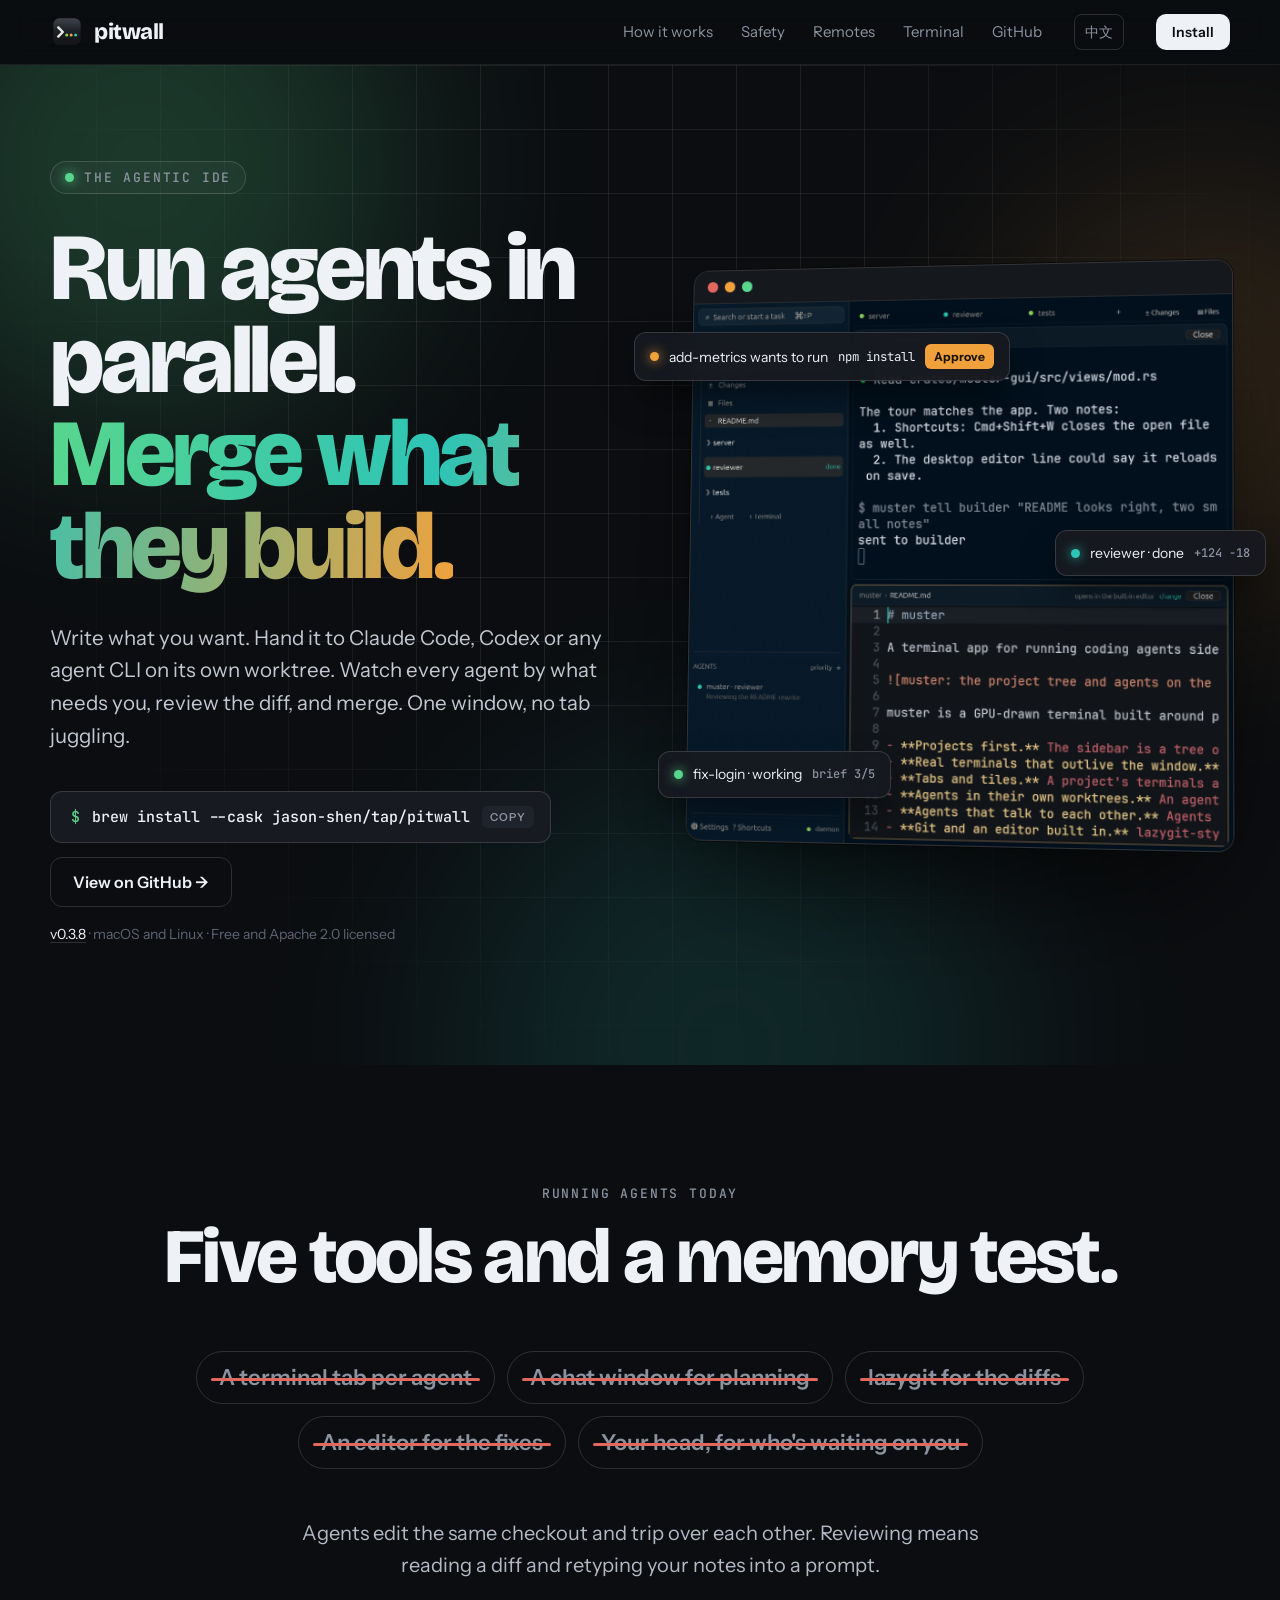
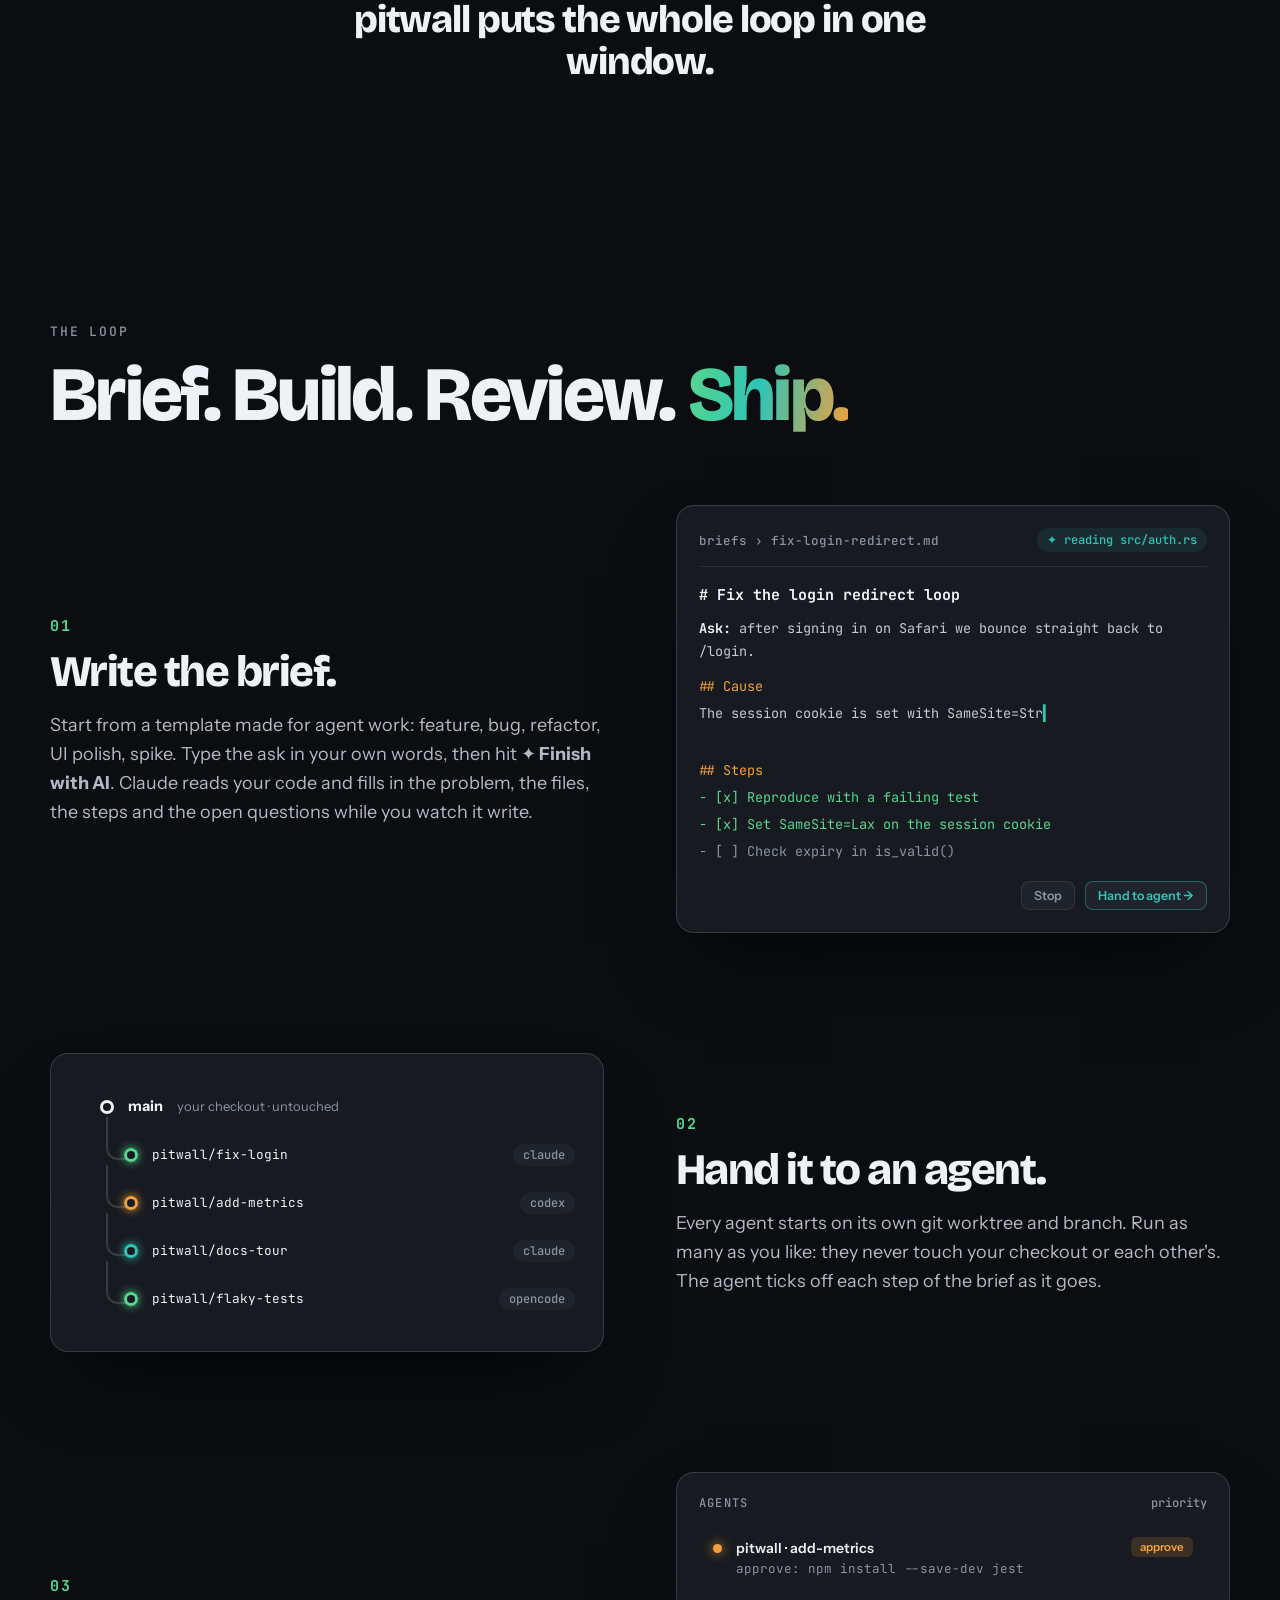
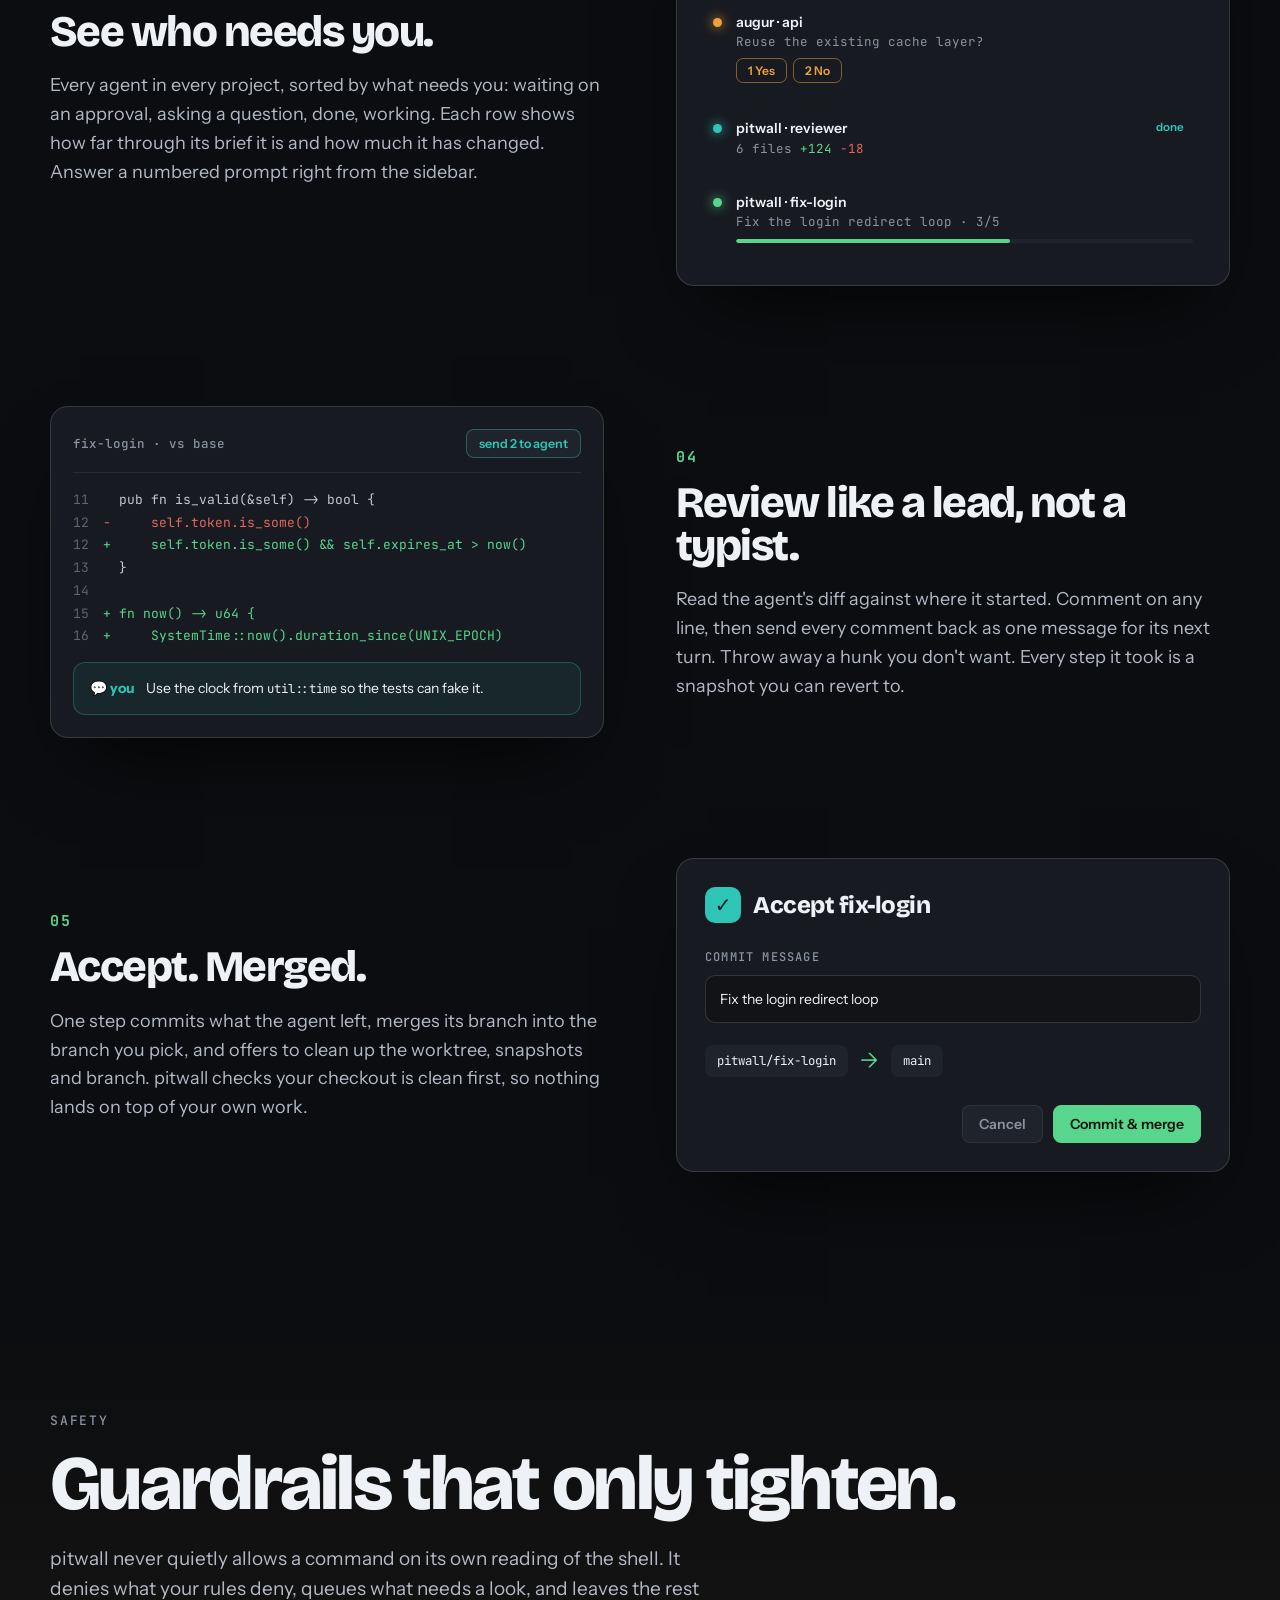
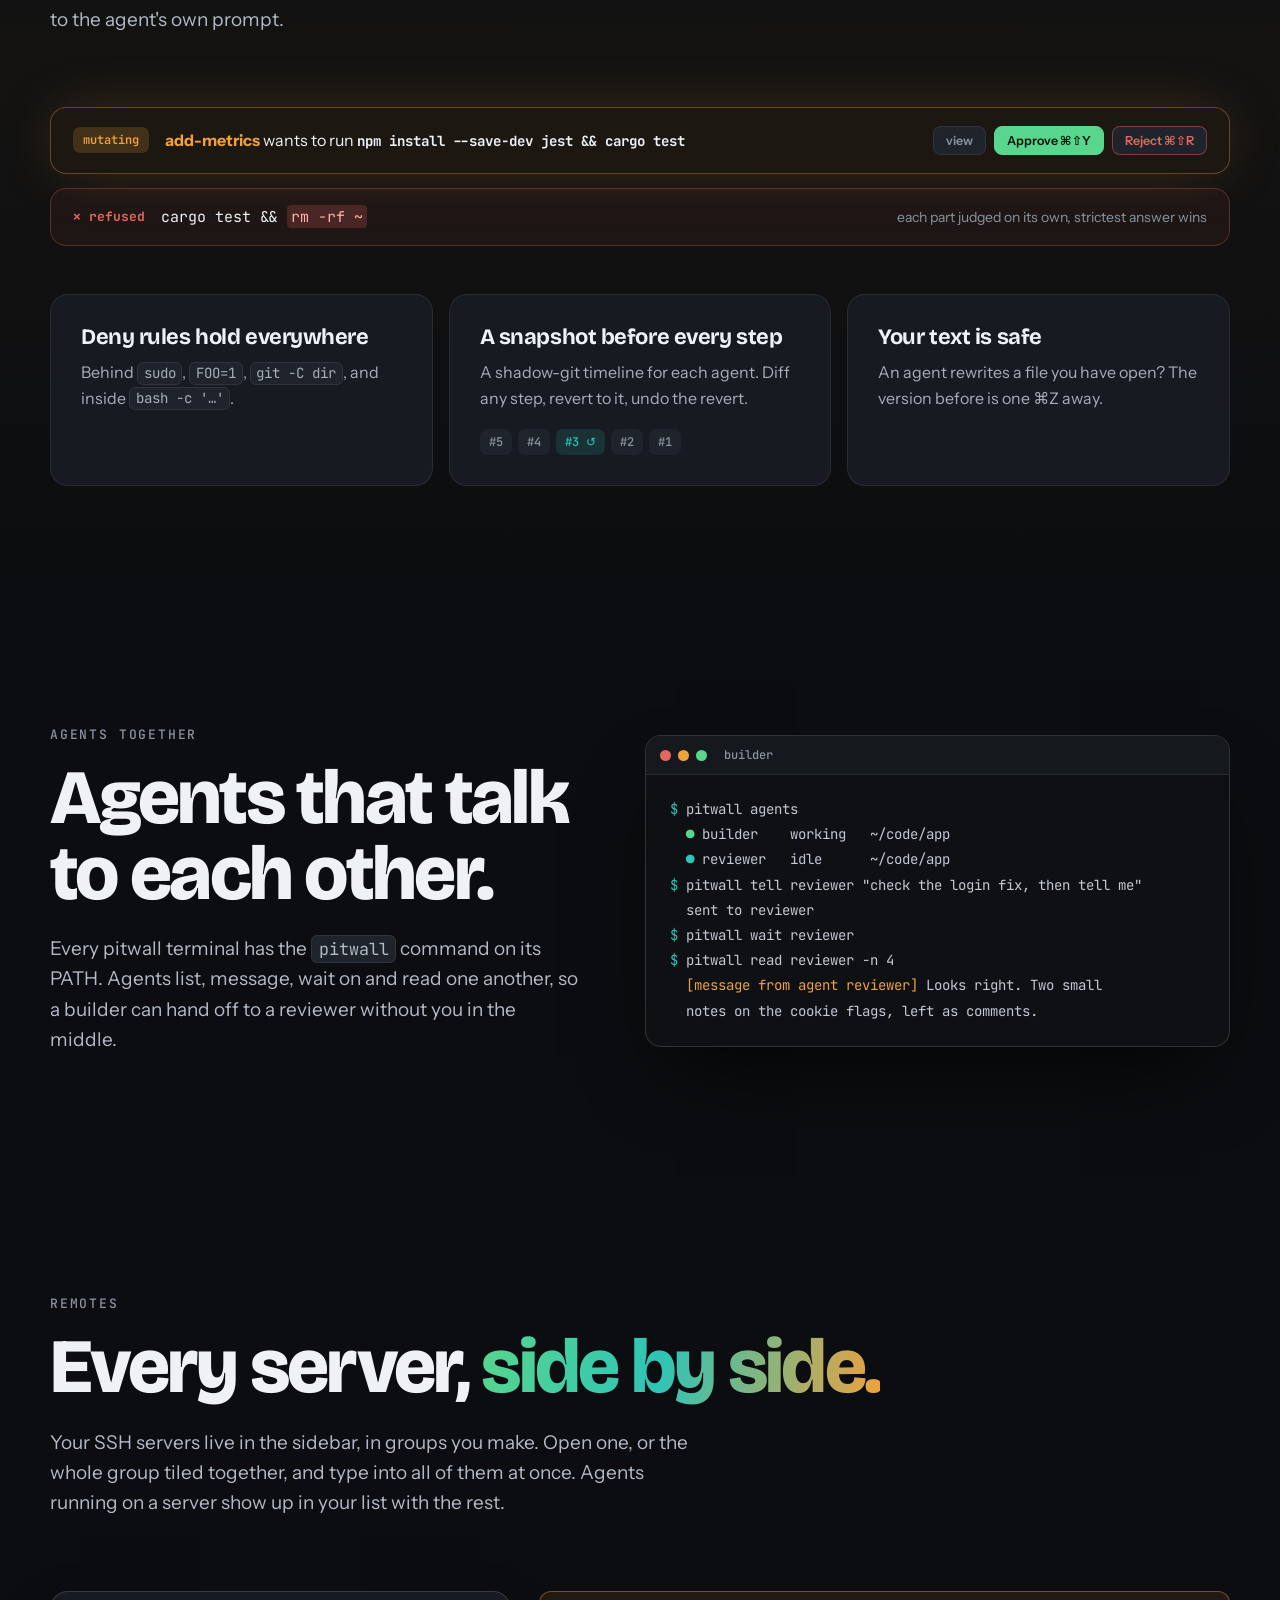
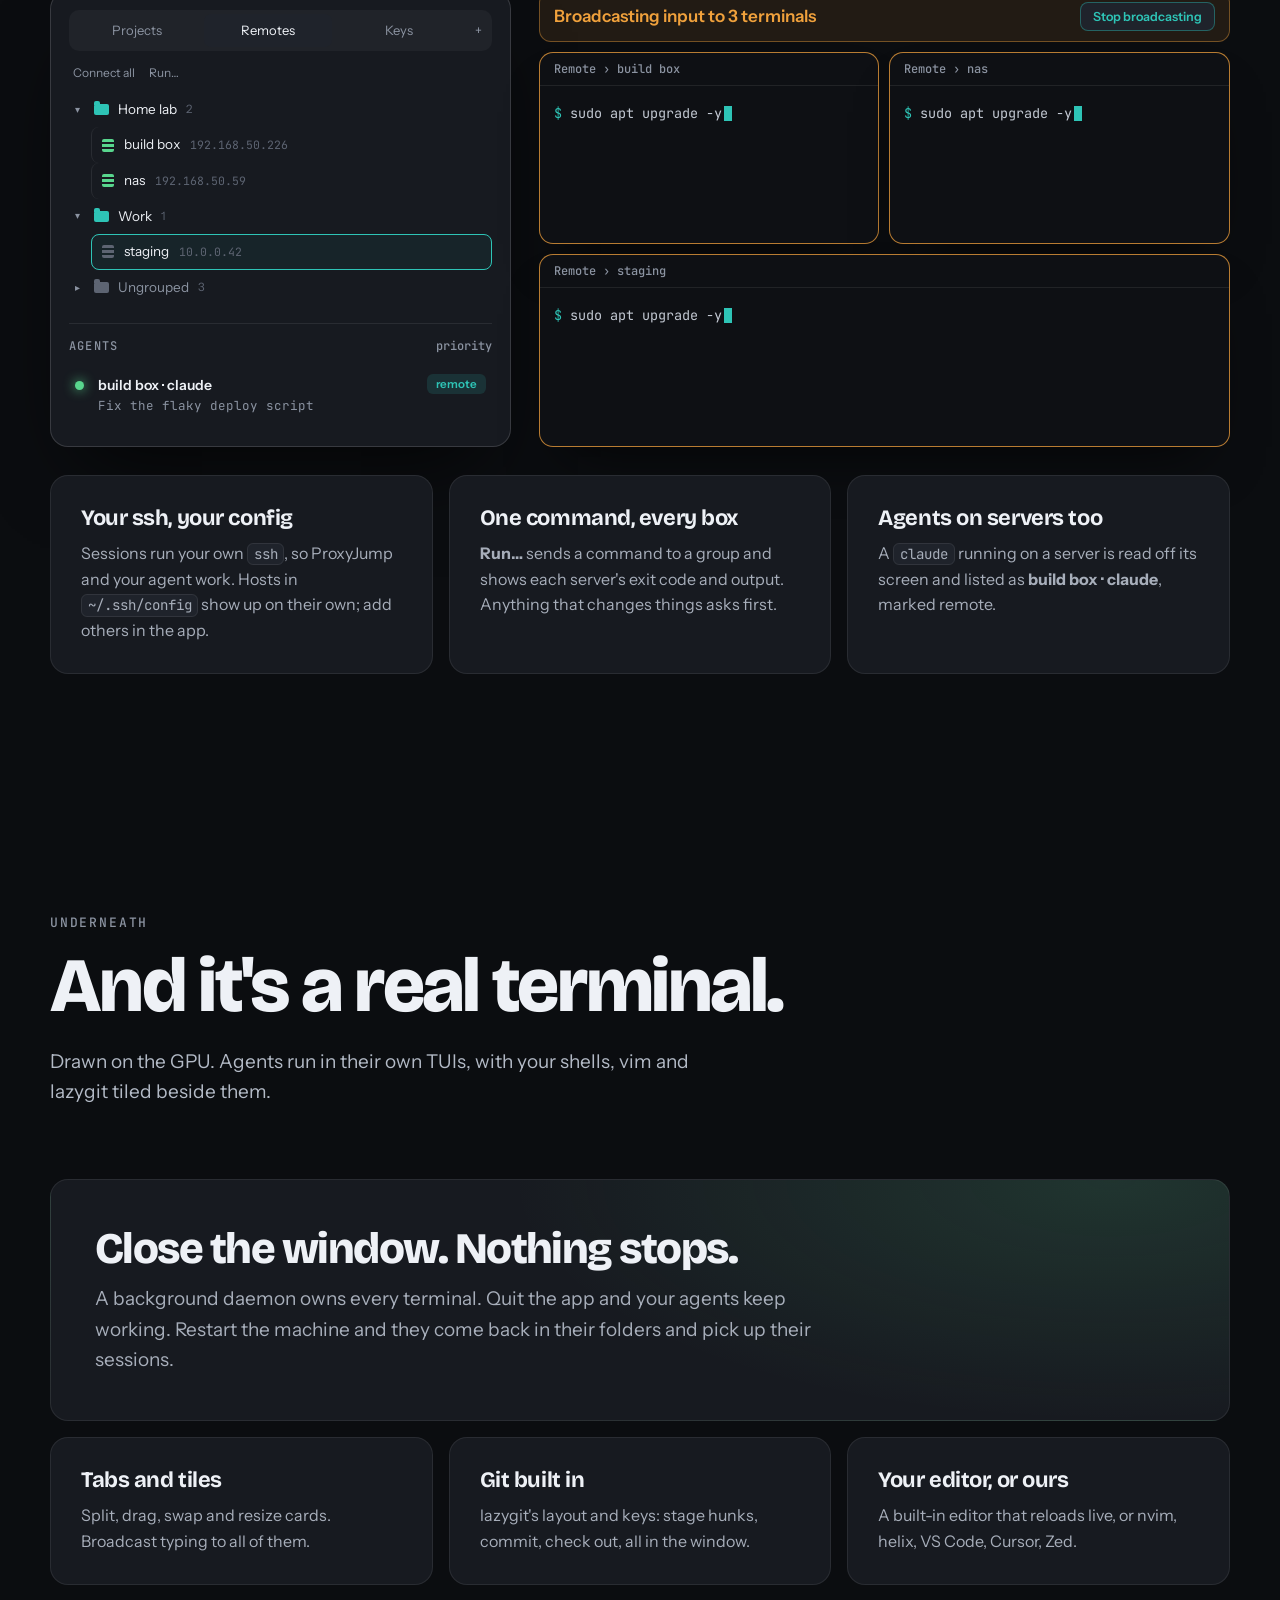
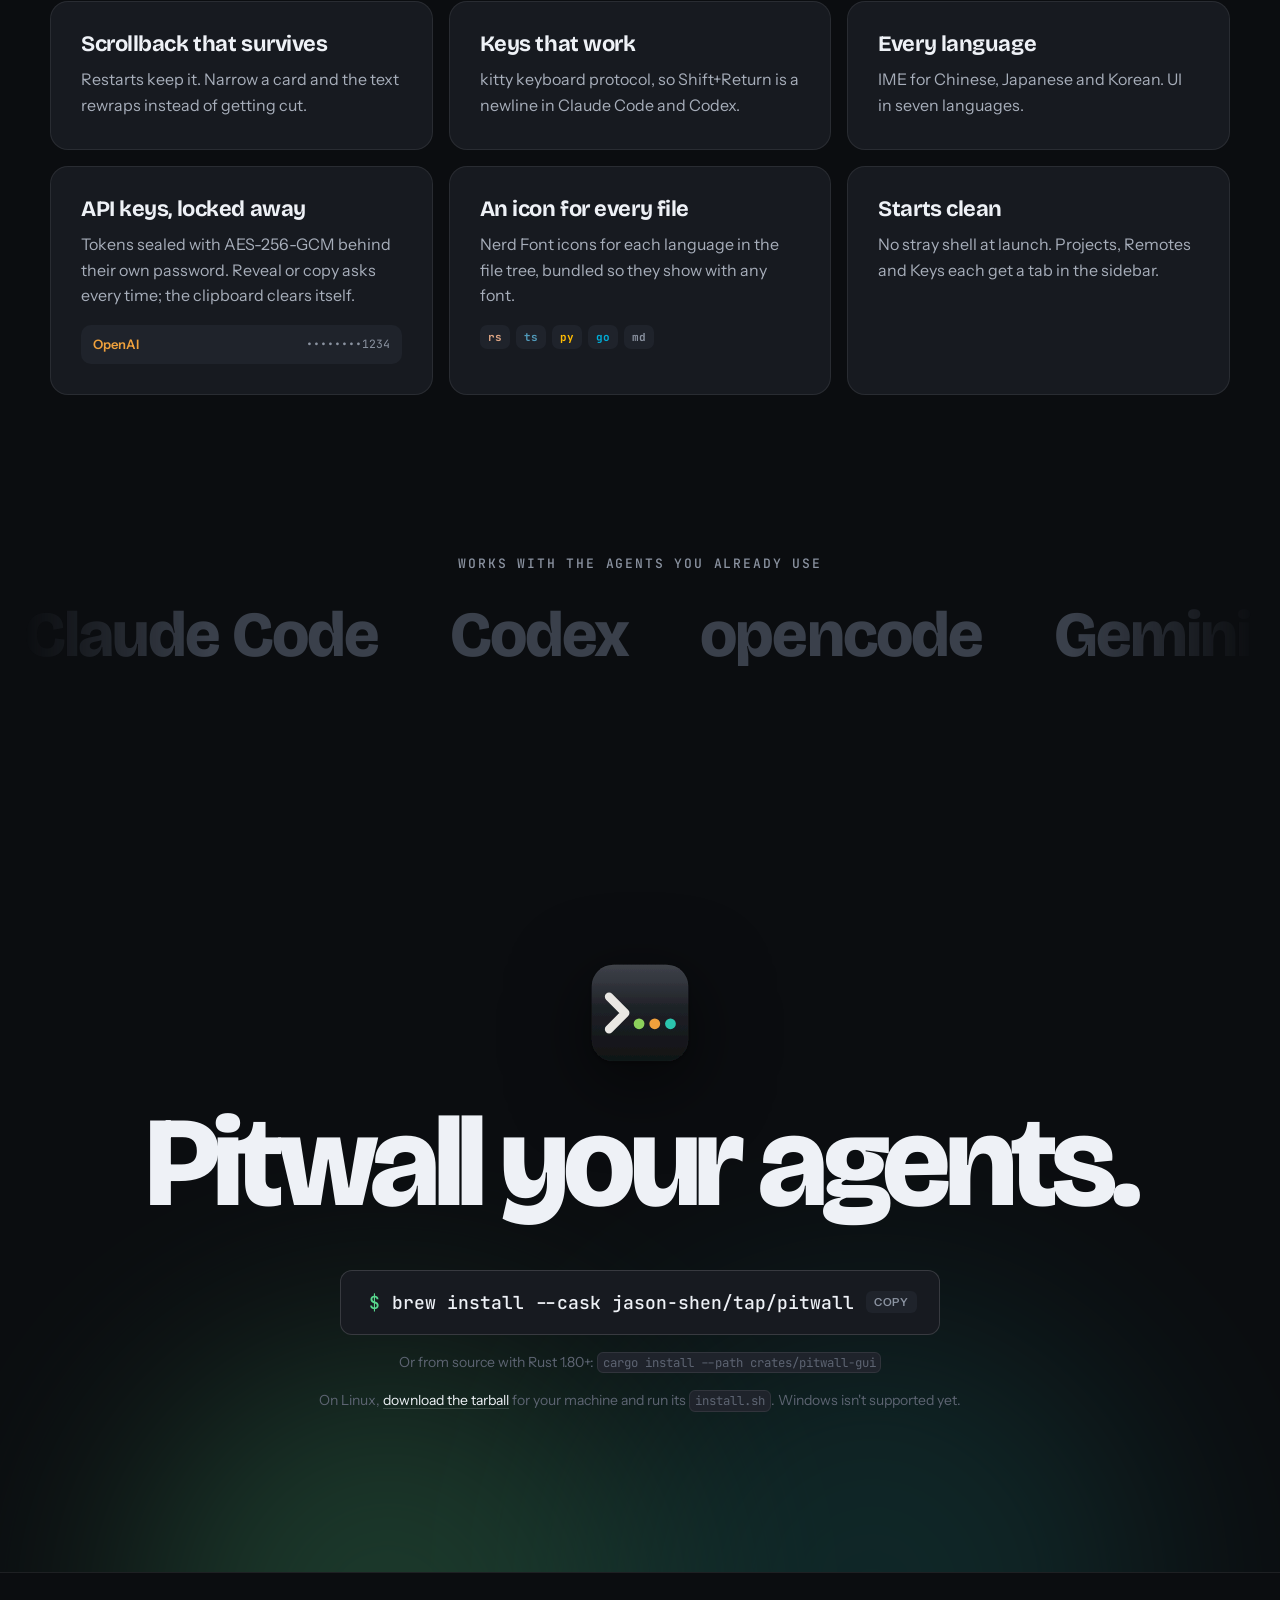
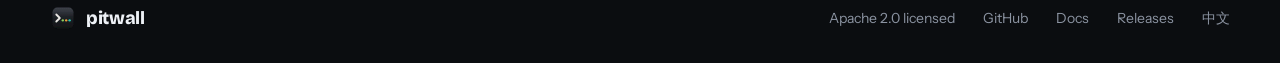
<file: website/index.html>
<!doctype html>
<html lang="en">
<head>
  <meta charset="utf-8">
  <meta name="viewport" content="width=device-width, initial-scale=1">
  <title>pitwall · the agentic IDE</title>
  <meta name="description" content="Write a brief, run coding agents in parallel on their own worktrees, review what they did and merge it. All in one GPU-drawn window.">
  <meta property="og:title" content="pitwall · the agentic IDE">
  <meta property="og:description" content="Run agents in parallel. Merge what they build. Claude Code, Codex and friends in one window, each on its own worktree.">
  <meta property="og:image" content="assets/screenshot.png">
  <meta name="theme-color" content="#0b0d10">
  <link rel="alternate" hreflang="en" href="./">
  <link rel="alternate" hreflang="zh-CN" href="zh/">
  <link rel="icon" href="assets/pitwall.svg" type="image/svg+xml">
  <link rel="apple-touch-icon" href="assets/pitwall-256.png">
  <link rel="preconnect" href="https://fonts.googleapis.com">
  <link rel="preconnect" href="https://fonts.gstatic.com" crossorigin>
  <link href="https://fonts.googleapis.com/css2?family=Bricolage+Grotesque:opsz,wght@12..96,500;12..96,700;12..96,800&family=Instrument+Sans:wght@400;500;600&family=JetBrains+Mono:wght@400;500;700&display=swap" rel="stylesheet">
  <link rel="stylesheet" href="style.css">
</head>
<body>

<header class="nav">
  <a class="brand" href="#top"><img src="assets/pitwall.svg" alt="" width="34" height="34"><span>pitwall</span></a>
  <nav class="nav-links">
    <a href="#loop">How it works</a>
    <a href="#safety">Safety</a>
    <a href="#remotes">Remotes</a>
    <a href="#terminal">Terminal</a>
    <a href="https://github.com/jason-shen/pitwall">GitHub</a>
  </nav>
  <a class="lang" href="zh/" hreflang="zh-CN" lang="zh-CN">中文</a>
  <a class="btn btn-small" href="#install">Install</a>
</header>

<main id="top">

  <section class="hero">
    <div class="glow glow-green"></div>
    <div class="glow glow-amber"></div>
    <div class="glow glow-teal"></div>

    <div class="hero-copy">
      <p class="eyebrow"><span class="dot dot-green pulse"></span>The agentic IDE</p>
      <h1>Run agents in parallel.<br><span class="grad">Merge what they build.</span></h1>
      <p class="lede">Write what you want. Hand it to Claude Code, Codex or any agent CLI on its own worktree. Watch every agent by what needs you, review the diff, and merge. One window, no tab juggling.</p>
      <div class="cta-row">
        <button class="install-pill" data-copy="brew install --cask jason-shen/tap/pitwall">
          <span class="prompt">$</span> brew install --cask jason-shen/tap/pitwall
          <span class="copy-label">copy</span>
        </button>
        <a class="btn btn-ghost" href="https://github.com/jason-shen/pitwall">View on GitHub →</a>
      </div>
      <p class="fine"><a class="version" href="https://github.com/jason-shen/pitwall/releases/tag/v0.3.8">v0.3.8</a> · macOS and Linux · Free and Apache 2.0 licensed</p>
    </div>

    <div class="hero-shot">
      <div class="window">
        <div class="window-bar"><i></i><i></i><i></i></div>
        <img src="assets/screenshot.png" alt="pitwall: projects and agents in the sidebar, an agent and a file open in two tiled cards" width="1200" height="1199">
      </div>
      <div class="chip chip-a"><span class="dot dot-amber"></span>add-metrics wants to run <code>npm install</code><b>Approve</b></div>
      <div class="chip chip-b"><span class="dot dot-teal"></span>reviewer · done <em>+124 −18</em></div>
      <div class="chip chip-c"><span class="dot dot-green pulse"></span>fix-login · working <em>brief 3/5</em></div>
    </div>
  </section>

  <section class="mess">
    <p class="kicker">Running agents today</p>
    <h2 class="big">Five tools and a memory test.</h2>
    <ul class="strike">
      <li>A terminal tab per agent</li>
      <li>A chat window for planning</li>
      <li>lazygit for the diffs</li>
      <li>An editor for the fixes</li>
      <li>Your head, for who's waiting on you</li>
    </ul>
    <p class="mess-tail">Agents edit the same checkout and trip over each other. Reviewing means reading a diff and retyping your notes into a prompt.<br><strong>pitwall puts the whole loop in one window.</strong></p>
  </section>

  <section class="loop" id="loop">
    <div class="section-head">
      <p class="kicker">The loop</p>
      <h2 class="big">Brief. Build. Review. <span class="grad">Ship.</span></h2>
    </div>

    <article class="step reveal">
      <div class="step-copy">
        <span class="num">01</span>
        <h3>Write the brief.</h3>
        <p>Start from a template made for agent work: feature, bug, refactor, UI polish, spike. Type the ask in your own words, then hit <b>✦ Finish with AI</b>. Claude reads your code and fills in the problem, the files, the steps and the open questions while you watch it write.</p>
      </div>
      <div class="mock mock-brief">
        <div class="mock-bar"><span class="path">briefs › fix-login-redirect.md</span><span class="tag tag-ai">✦ reading src/auth.rs</span></div>
        <div class="md">
          <p class="h"># Fix the login redirect loop</p>
          <p><b>Ask:</b> after signing in on Safari we bounce straight back to /login.</p>
          <p class="h2">## Cause</p>
          <p class="stream" data-stream="The session cookie is set with SameSite=Strict, so the redirect from the OAuth callback arrives without it and is_valid() sees no token."></p>
          <p class="h2">## Steps</p>
          <p class="task done">- [x] Reproduce with a failing test</p>
          <p class="task done">- [x] Set SameSite=Lax on the session cookie</p>
          <p class="task">- [ ] Check expiry in is_valid()</p>
        </div>
        <div class="mock-foot"><span class="btn-mini">Stop</span><span class="btn-mini btn-mini-on">Hand to agent →</span></div>
      </div>
    </article>

    <article class="step reveal flip">
      <div class="step-copy">
        <span class="num">02</span>
        <h3>Hand it to an agent.</h3>
        <p>Every agent starts on its own git worktree and branch. Run as many as you like: they never touch your checkout or each other's. The agent ticks off each step of the brief as it goes.</p>
      </div>
      <div class="mock mock-tree">
        <div class="branch trunk"><span class="node"></span><b>main</b><em>your checkout · untouched</em></div>
        <div class="branch"><span class="node n-green"></span><code>pitwall/fix-login</code><span class="who">claude</span></div>
        <div class="branch"><span class="node n-amber"></span><code>pitwall/add-metrics</code><span class="who">codex</span></div>
        <div class="branch"><span class="node n-teal"></span><code>pitwall/docs-tour</code><span class="who">claude</span></div>
        <div class="branch"><span class="node n-green"></span><code>pitwall/flaky-tests</code><span class="who">opencode</span></div>
      </div>
    </article>

    <article class="step reveal">
      <div class="step-copy">
        <span class="num">03</span>
        <h3>See who needs you.</h3>
        <p>Every agent in every project, sorted by what needs you: waiting on an approval, asking a question, done, working. Each row shows how far through its brief it is and how much it has changed. Answer a numbered prompt right from the sidebar.</p>
      </div>
      <div class="mock mock-agents">
        <div class="mock-label">AGENTS <span>priority</span></div>
        <div class="agent"><span class="dot dot-amber pulse"></span><div><b>pitwall · add-metrics</b><small>approve: npm install --save-dev jest</small></div><span class="pill pill-amber">approve</span></div>
        <div class="agent"><span class="dot dot-amber"></span><div><b>augur · api</b><small>Reuse the existing cache layer?</small><span class="choices"><i>1 Yes</i><i>2 No</i></span></div></div>
        <div class="agent"><span class="dot dot-teal"></span><div><b>pitwall · reviewer</b><small>6 files <ins>+124</ins> <del>−18</del></small></div><span class="pill pill-teal">done</span></div>
        <div class="agent"><span class="dot dot-green pulse"></span><div><b>pitwall · fix-login</b><small>Fix the login redirect loop · 3/5</small><span class="bar"><i style="width:60%"></i></span></div></div>
      </div>
    </article>

    <article class="step reveal flip">
      <div class="step-copy">
        <span class="num">04</span>
        <h3>Review like a lead, not a typist.</h3>
        <p>Read the agent's diff against where it started. Comment on any line, then send every comment back as one message for its next turn. Throw away a hunk you don't want. Every step it took is a snapshot you can revert to.</p>
      </div>
      <div class="mock mock-diff">
        <div class="mock-bar"><span class="path">fix-login · vs base</span><span class="btn-mini btn-mini-on">send 2 to agent</span></div>
        <pre><span class="ln">11</span>  pub fn is_valid(&amp;self) -&gt; bool {
<span class="ln">12</span><del>-     self.token.is_some()</del>
<span class="ln">12</span><ins>+     self.token.is_some() &amp;&amp; self.expires_at &gt; now()</ins>
<span class="ln">13</span>  }
<span class="ln">14</span>
<span class="ln">15</span><ins>+ fn now() -&gt; u64 {</ins>
<span class="ln">16</span><ins>+     SystemTime::now().duration_since(UNIX_EPOCH)</ins></pre>
        <div class="comment"><b>💬 you</b> Use the clock from <code>util::time</code> so the tests can fake it.</div>
      </div>
    </article>

    <article class="step reveal">
      <div class="step-copy">
        <span class="num">05</span>
        <h3>Accept. Merged.</h3>
        <p>One step commits what the agent left, merges its branch into the branch you pick, and offers to clean up the worktree, snapshots and branch. pitwall checks your checkout is clean first, so nothing lands on top of your own work.</p>
      </div>
      <div class="mock mock-accept">
        <div class="accept-title"><span class="check">✓</span> Accept fix-login</div>
        <label>Commit message</label>
        <div class="field">Fix the login redirect loop</div>
        <div class="accept-row"><code>pitwall/fix-login</code><span class="arrow">→</span><code>main</code></div>
        <div class="accept-actions"><span class="btn-mini">Cancel</span><span class="btn-mini btn-mini-go">Commit &amp; merge</span></div>
      </div>
    </article>
  </section>

  <section class="safety" id="safety">
    <div class="section-head">
      <p class="kicker">Safety</p>
      <h2 class="big">Guardrails that only tighten.</h2>
      <p class="sub">pitwall never quietly allows a command on its own reading of the shell. It denies what your rules deny, queues what needs a look, and leaves the rest to the agent's own prompt.</p>
    </div>

    <div class="approval reveal">
      <span class="badge">mutating</span>
      <span class="approval-text"><b>add-metrics</b> wants to run <code>npm install --save-dev jest &amp;&amp; cargo test</code></span>
      <span class="approval-btns"><span class="btn-mini">view</span><span class="btn-mini btn-mini-go">Approve ⌘⇧Y</span><span class="btn-mini btn-mini-no">Reject ⌘⇧R</span></span>
    </div>
    <div class="denied reveal"><span class="x">✕ refused</span><code>cargo test &amp;&amp; <mark>rm -rf ~</mark></code><em>each part judged on its own, strictest answer wins</em></div>

    <div class="trio">
      <div class="tile reveal">
        <h4>Deny rules hold everywhere</h4>
        <p>Behind <code>sudo</code>, <code>FOO=1</code>, <code>git -C dir</code>, and inside <code>bash -c '…'</code>.</p>
      </div>
      <div class="tile reveal">
        <h4>A snapshot before every step</h4>
        <p>A shadow-git timeline for each agent. Diff any step, revert to it, undo the revert.</p>
        <div class="timeline">
          <span>#5</span><span>#4</span><span class="here">#3 ↺</span><span>#2</span><span>#1</span>
        </div>
      </div>
      <div class="tile reveal">
        <h4>Your text is safe</h4>
        <p>An agent rewrites a file you have open? The version before is one ⌘Z away.</p>
      </div>
    </div>
  </section>

  <section class="team">
    <div class="team-copy reveal">
      <p class="kicker">Agents together</p>
      <h2 class="big">Agents that talk to each other.</h2>
      <p class="sub">Every pitwall terminal has the <code>pitwall</code> command on its PATH. Agents list, message, wait on and read one another, so a builder can hand off to a reviewer without you in the middle.</p>
    </div>
    <div class="term reveal">
      <div class="window-bar"><i></i><i></i><i></i><span>builder</span></div>
<pre><span class="c">$</span> pitwall agents
  <span class="g">●</span> builder    working   ~/code/app
  <span class="t">●</span> reviewer   idle      ~/code/app
<span class="c">$</span> pitwall tell reviewer "check the login fix, then tell me"
  sent to reviewer
<span class="c">$</span> pitwall wait reviewer
<span class="c">$</span> pitwall read reviewer -n 4
  <span class="m">[message from agent reviewer]</span> Looks right. Two small
  notes on the cookie flags, left as comments.</pre>
    </div>
  </section>

  <section class="remotes" id="remotes">
    <div class="section-head">
      <p class="kicker">Remotes</p>
      <h2 class="big">Every server, <span class="grad">side by side.</span></h2>
      <p class="sub">Your SSH servers live in the sidebar, in groups you make. Open one, or the whole group tiled together, and type into all of them at once. Agents running on a server show up in your list with the rest.</p>
    </div>

    <div class="remote-grid">
      <div class="mock mock-remotes reveal">
        <div class="side-tabs"><span>Projects</span><span class="on">Remotes</span><span>Keys</span><b>+</b></div>
        <div class="side-tools"><span>Connect all</span><span>Run…</span></div>
        <div class="group open"><i class="caret">▾</i><span class="folder"></span>Home lab<em>2</em></div>
        <div class="remote live"><span class="srv"></span>build box<code>192.168.50.226</code></div>
        <div class="remote live"><span class="srv"></span>nas<code>192.168.50.59</code></div>
        <div class="group open"><i class="caret">▾</i><span class="folder"></span>Work<em>1</em></div>
        <div class="remote dragging"><span class="srv"></span>staging<code>10.0.0.42</code></div>
        <div class="group dim"><i class="caret">▸</i><span class="folder"></span>Ungrouped<em>3</em></div>
        <div class="mock-label agents-label">AGENTS <span>priority</span></div>
        <div class="agent remote-agent"><span class="dot dot-green pulse"></span><div><b>build box · claude</b><small>Fix the flaky deploy script</small></div><span class="pill pill-remote">remote</span></div>
      </div>

      <div class="sessions reveal">
        <div class="bstrip"><span>Broadcasting input to 3 terminals</span><span class="btn-mini btn-mini-on">Stop broadcasting</span></div>
        <div class="tiles">
          <div class="sess"><div class="sess-bar">Remote › build box</div><pre><span class="c">$</span> sudo apt upgrade -y<span class="cursor"></span></pre></div>
          <div class="sess"><div class="sess-bar">Remote › nas</div><pre><span class="c">$</span> sudo apt upgrade -y<span class="cursor"></span></pre></div>
          <div class="sess wide"><div class="sess-bar">Remote › staging</div><pre><span class="c">$</span> sudo apt upgrade -y<span class="cursor"></span></pre></div>
        </div>
      </div>
    </div>

    <div class="trio">
      <div class="tile reveal">
        <h4>Your ssh, your config</h4>
        <p>Sessions run your own <code>ssh</code>, so ProxyJump and your agent work. Hosts in <code>~/.ssh/config</code> show up on their own; add others in the app.</p>
      </div>
      <div class="tile reveal">
        <h4>One command, every box</h4>
        <p><b>Run…</b> sends a command to a group and shows each server's exit code and output. Anything that changes things asks first.</p>
      </div>
      <div class="tile reveal">
        <h4>Agents on servers too</h4>
        <p>A <code>claude</code> running on a server is read off its screen and listed as <b>build box · claude</b>, marked remote.</p>
      </div>
    </div>
  </section>

  <section class="terminal" id="terminal">
    <div class="section-head">
      <p class="kicker">Underneath</p>
      <h2 class="big">And it's a real terminal.</h2>
      <p class="sub">Drawn on the GPU. Agents run in their own TUIs, with your shells, vim and lazygit tiled beside them.</p>
    </div>
    <div class="grid">
      <div class="tile tile-wide reveal">
        <h4>Close the window. Nothing stops.</h4>
        <p>A background daemon owns every terminal. Quit the app and your agents keep working. Restart the machine and they come back in their folders and pick up their sessions.</p>
      </div>
      <div class="tile reveal"><h4>Tabs and tiles</h4><p>Split, drag, swap and resize cards. Broadcast typing to all of them.</p></div>
      <div class="tile reveal"><h4>Git built in</h4><p>lazygit's layout and keys: stage hunks, commit, check out, all in the window.</p></div>
      <div class="tile reveal"><h4>Your editor, or ours</h4><p>A built-in editor that reloads live, or nvim, helix, VS Code, Cursor, Zed.</p></div>
      <div class="tile reveal"><h4>Scrollback that survives</h4><p>Restarts keep it. Narrow a card and the text rewraps instead of getting cut.</p></div>
      <div class="tile reveal"><h4>Keys that work</h4><p>kitty keyboard protocol, so Shift+Return is a newline in Claude Code and Codex.</p></div>
      <div class="tile reveal"><h4>Every language</h4><p>IME for Chinese, Japanese and Korean. UI in seven languages.</p></div>
      <div class="tile reveal">
        <h4>API keys, locked away</h4>
        <p>Tokens sealed with AES-256-GCM behind their own password. Reveal or copy asks every time; the clipboard clears itself.</p>
        <div class="keyrow"><span class="k">OpenAI</span><code>••••••••1234</code></div>
      </div>
      <div class="tile reveal">
        <h4>An icon for every file</h4>
        <p>Nerd Font icons for each language in the file tree, bundled so they show with any font.</p>
        <div class="icons"><span class="rs">rs</span><span class="ts">ts</span><span class="py">py</span><span class="go">go</span><span class="md">md</span></div>
      </div>
      <div class="tile reveal"><h4>Starts clean</h4><p>No stray shell at launch. Projects, Remotes and Keys each get a tab in the sidebar.</p></div>
    </div>
  </section>

  <section class="works">
    <p class="kicker">Works with the agents you already use</p>
    <div class="marquee" aria-label="Claude Code, Codex, opencode, Gemini, aider, goose, amp">
      <div class="marquee-track">
        <span>Claude Code</span><span>Codex</span><span>opencode</span><span>Gemini</span><span>aider</span><span>goose</span><span>amp</span>
        <span aria-hidden="true">Claude Code</span><span aria-hidden="true">Codex</span><span aria-hidden="true">opencode</span><span aria-hidden="true">Gemini</span><span aria-hidden="true">aider</span><span aria-hidden="true">goose</span><span aria-hidden="true">amp</span>
      </div>
    </div>
  </section>

  <section class="final" id="install">
    <div class="glow glow-green"></div>
    <div class="glow glow-teal"></div>
    <img src="assets/pitwall.svg" alt="" width="120" height="120" class="final-icon">
    <h2 class="huge">Pitwall your agents.</h2>
    <button class="install-pill install-pill-lg" data-copy="brew install --cask jason-shen/tap/pitwall">
      <span class="prompt">$</span> brew install --cask jason-shen/tap/pitwall
      <span class="copy-label">copy</span>
    </button>
    <p class="fine">Or from source with Rust 1.80+: <code>cargo install --path crates/pitwall-gui</code></p>
    <p class="fine">On Linux, <a href="https://github.com/jason-shen/pitwall/releases/latest">download the tarball</a> for your machine and run its <code>install.sh</code>. Windows isn't supported yet.</p>
  </section>

</main>

<footer class="foot">
  <a class="brand" href="#top"><img src="assets/pitwall.svg" alt="" width="26" height="26"><span>pitwall</span></a>
  <span>Apache 2.0 licensed</span>
  <a href="https://github.com/jason-shen/pitwall">GitHub</a>
  <a href="https://github.com/jason-shen/pitwall#readme">Docs</a>
  <a href="https://github.com/jason-shen/pitwall/releases">Releases</a>
  <a href="zh/" hreflang="zh-CN" lang="zh-CN">中文</a>
</footer>

<script src="main.js"></script>
</body>
</html>
</file>
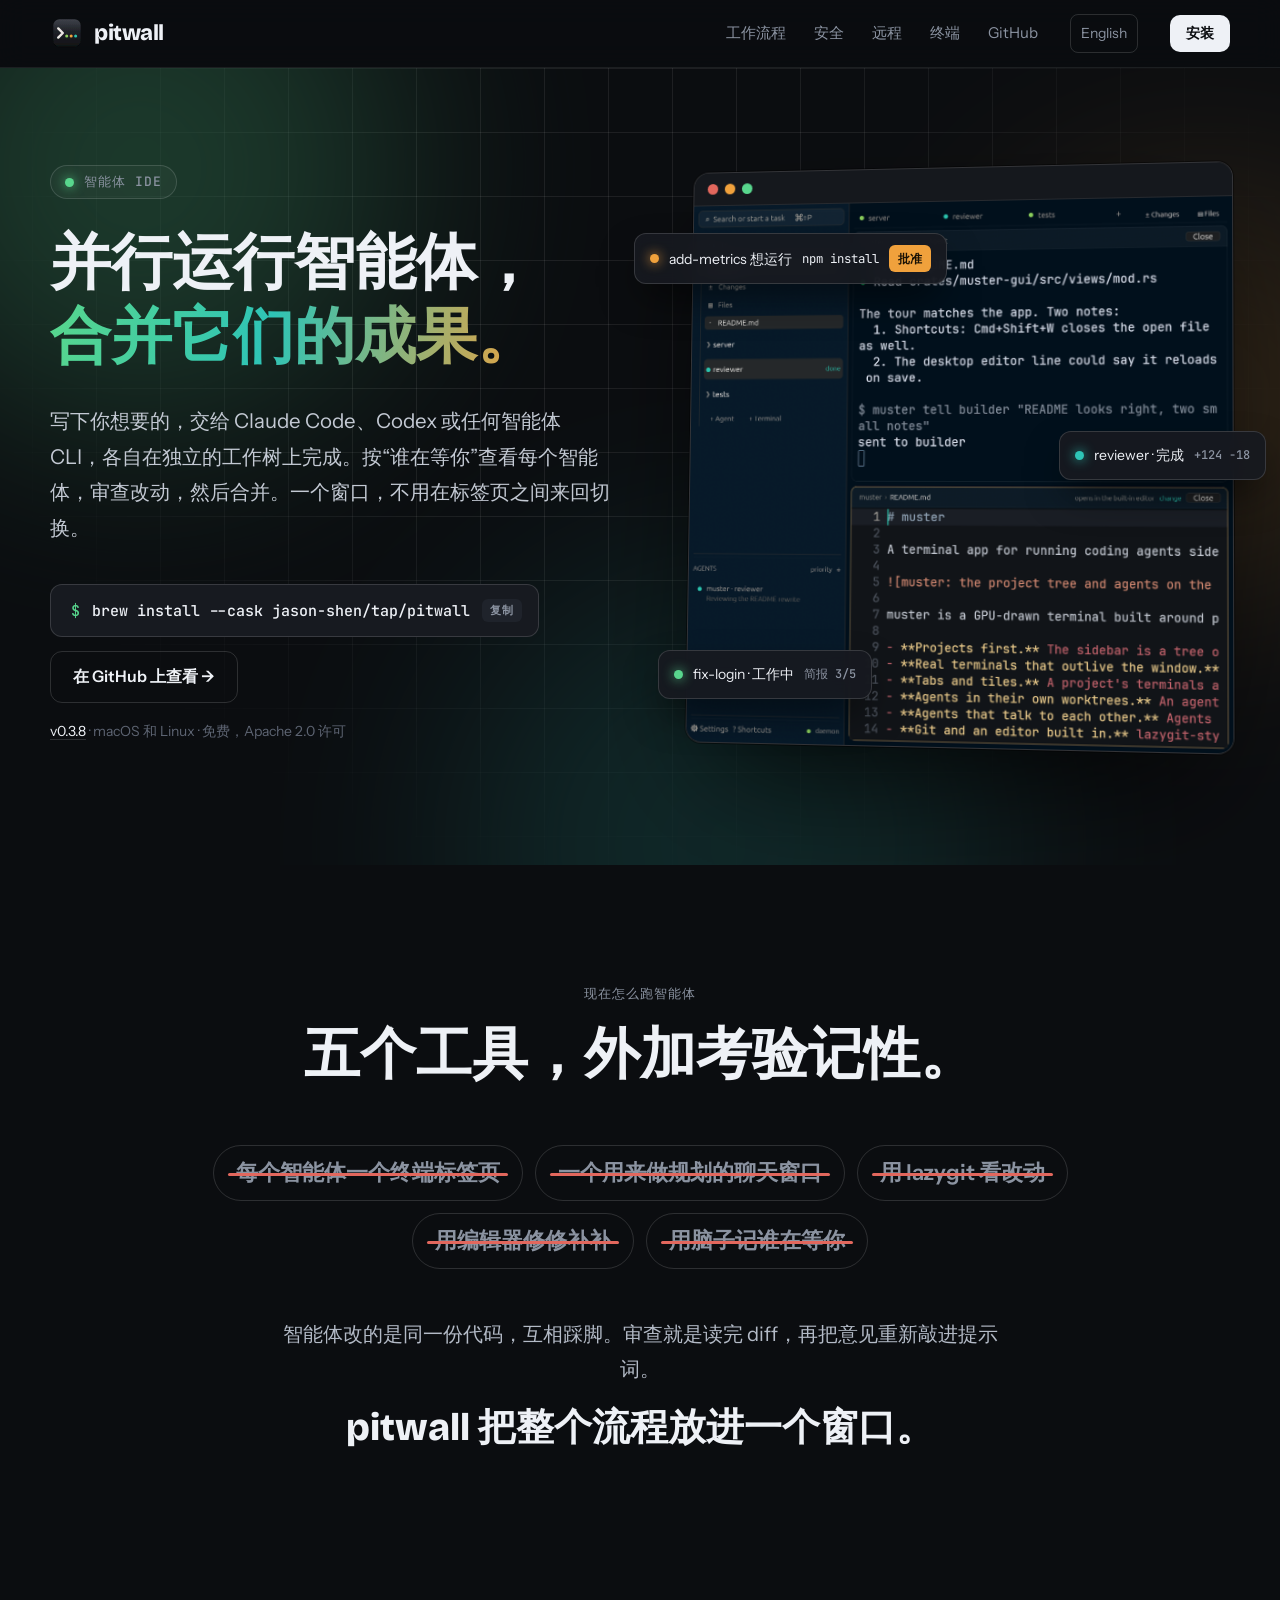
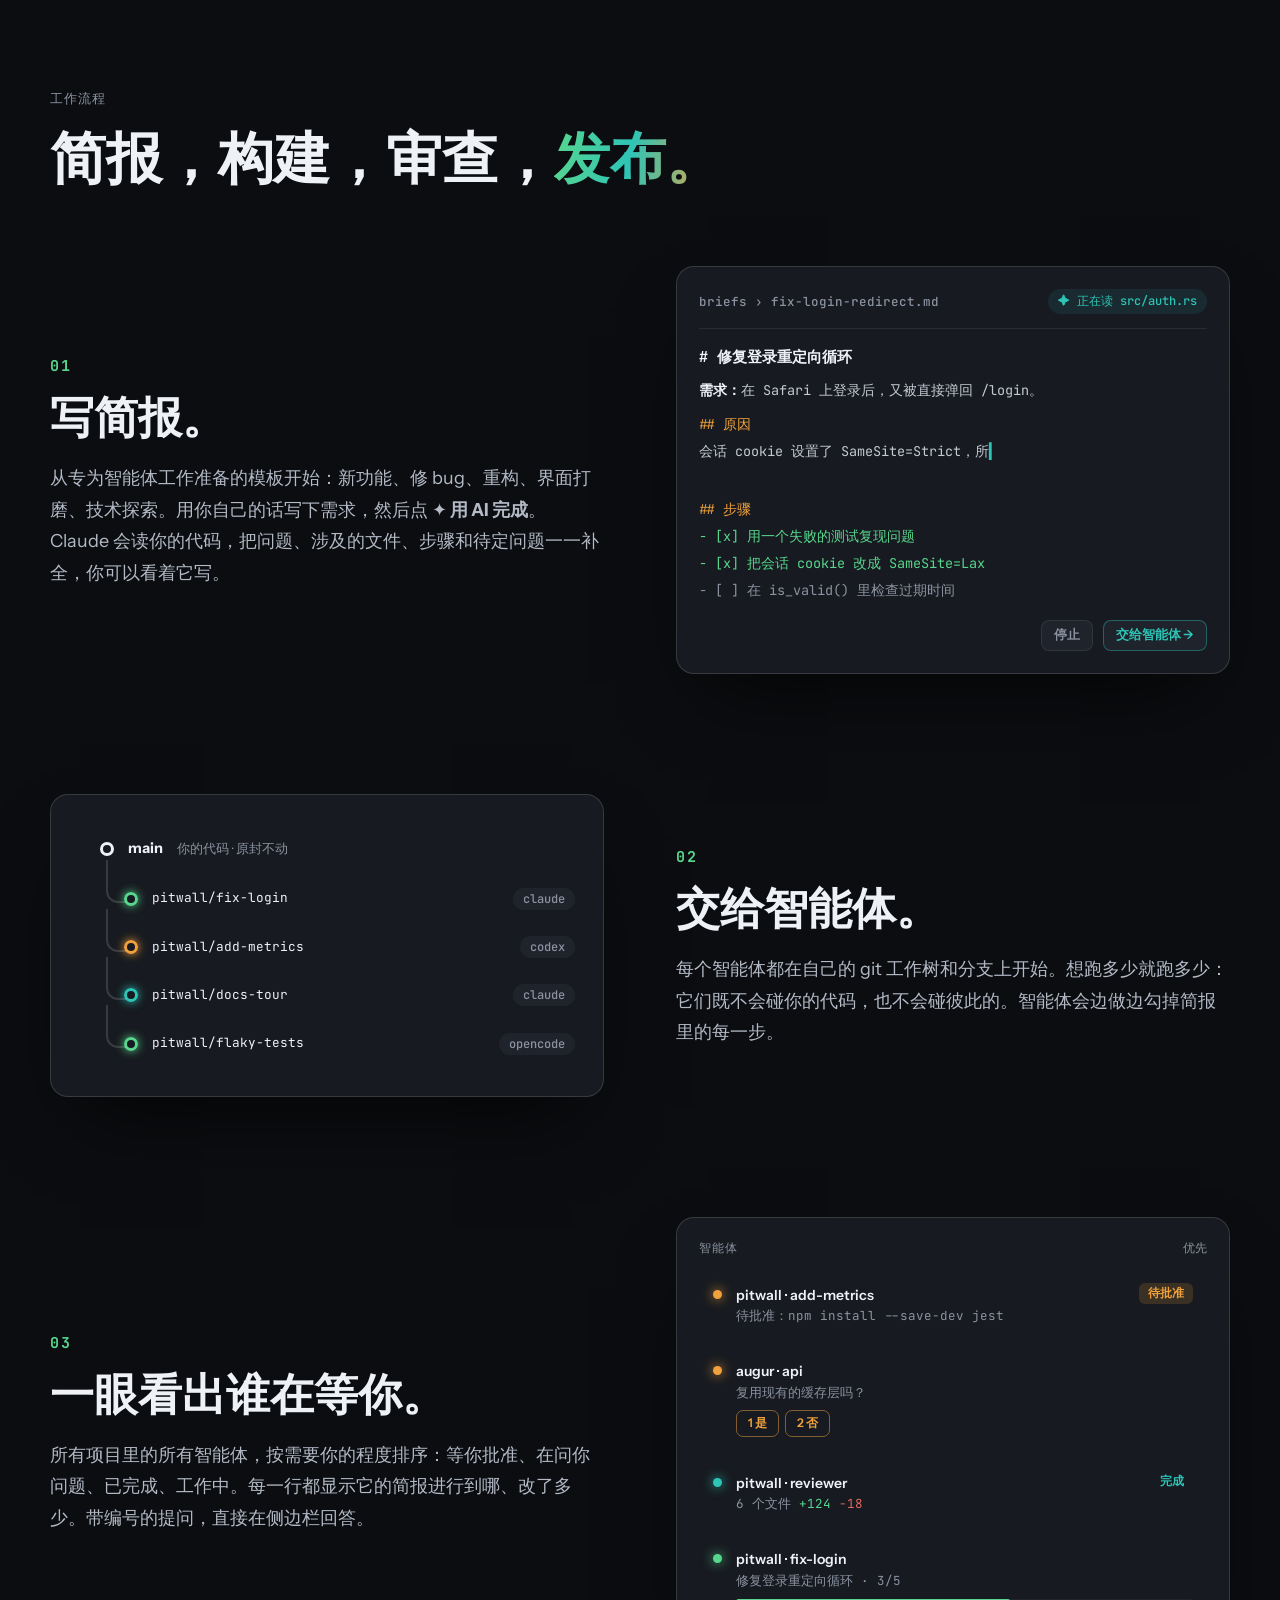
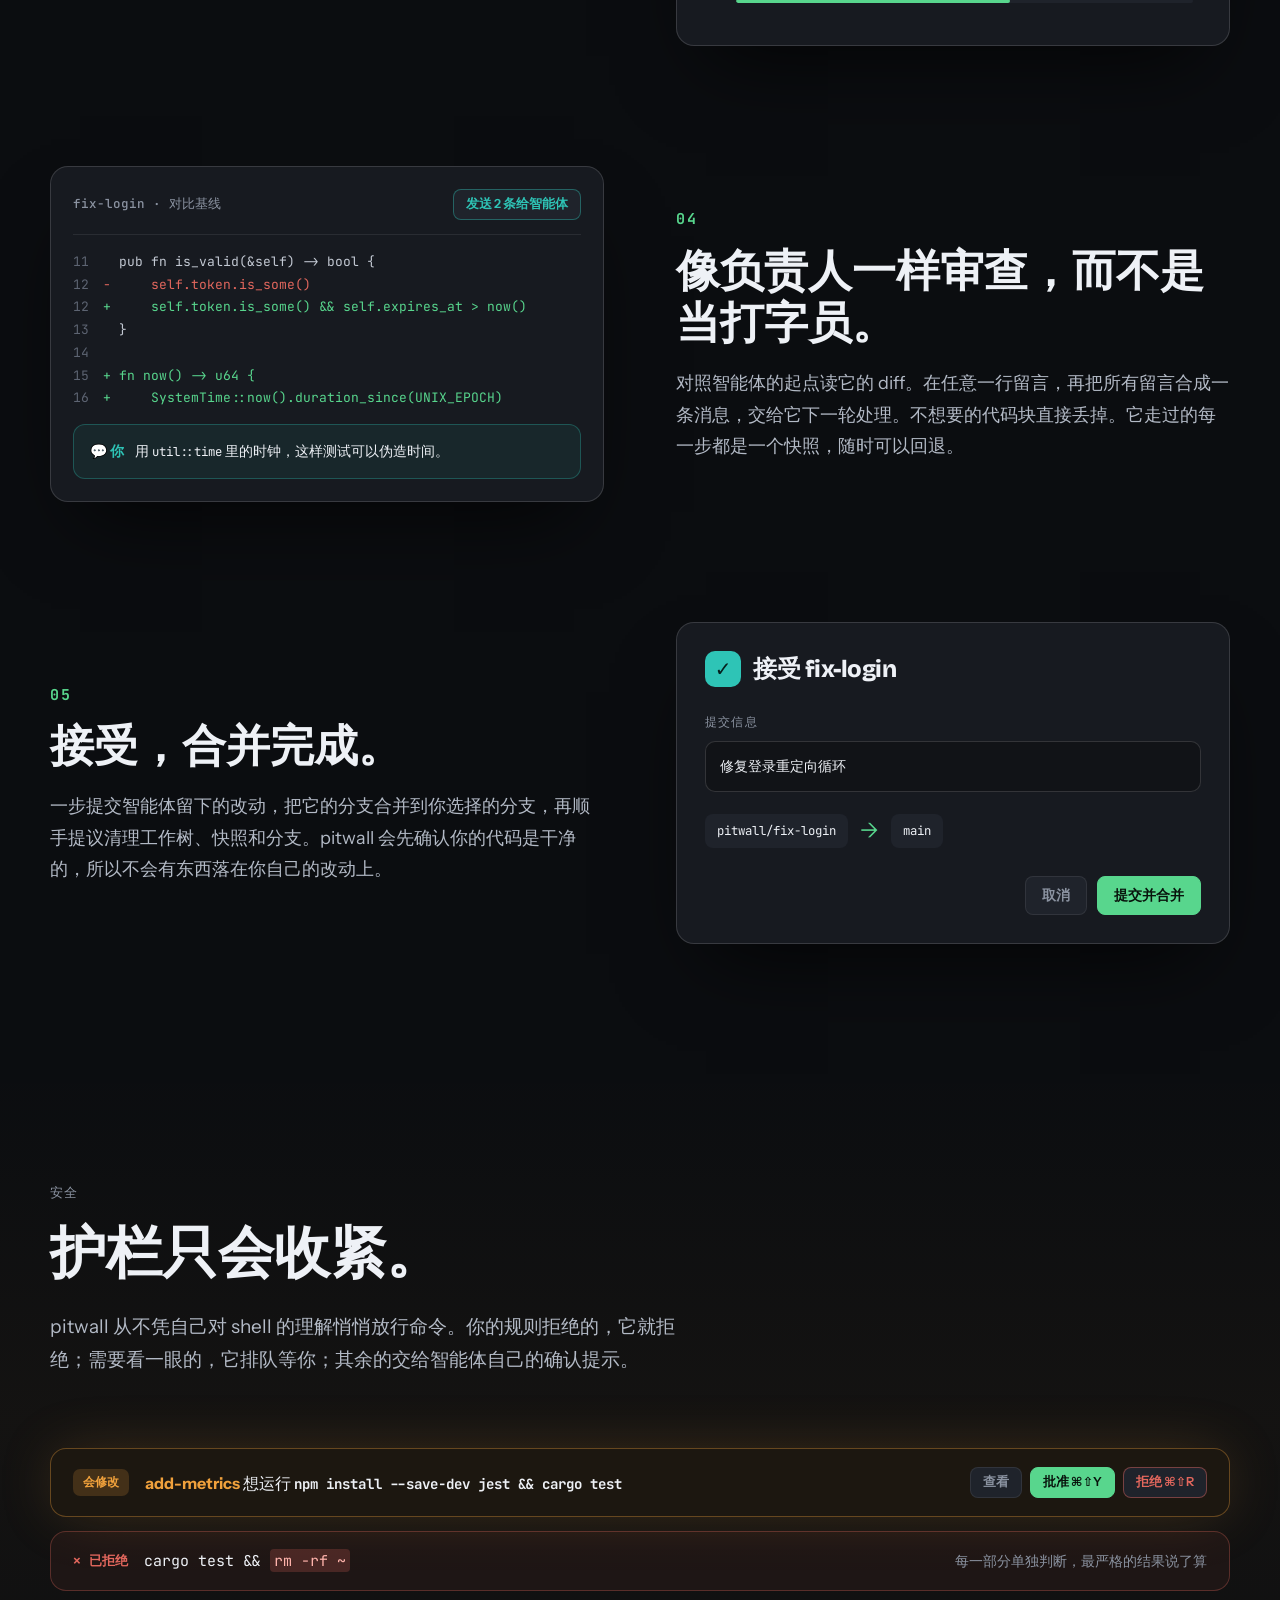
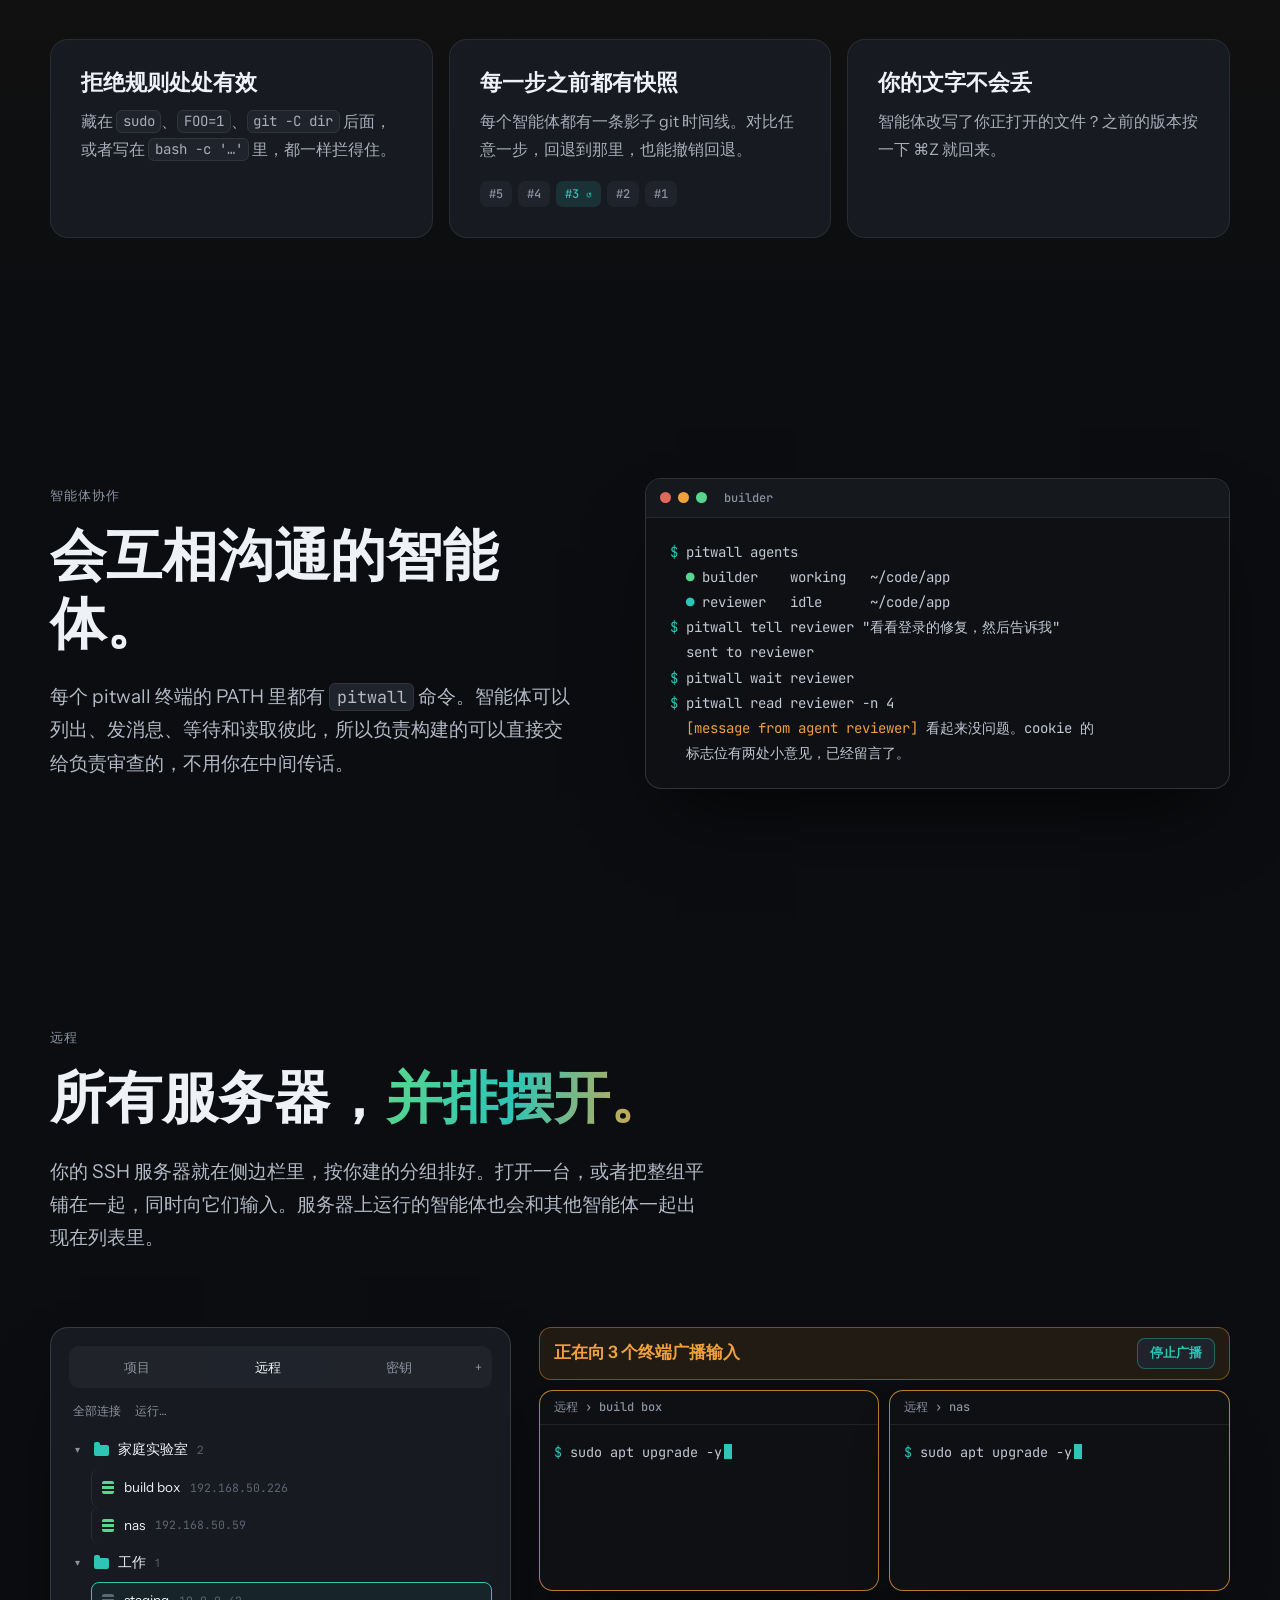
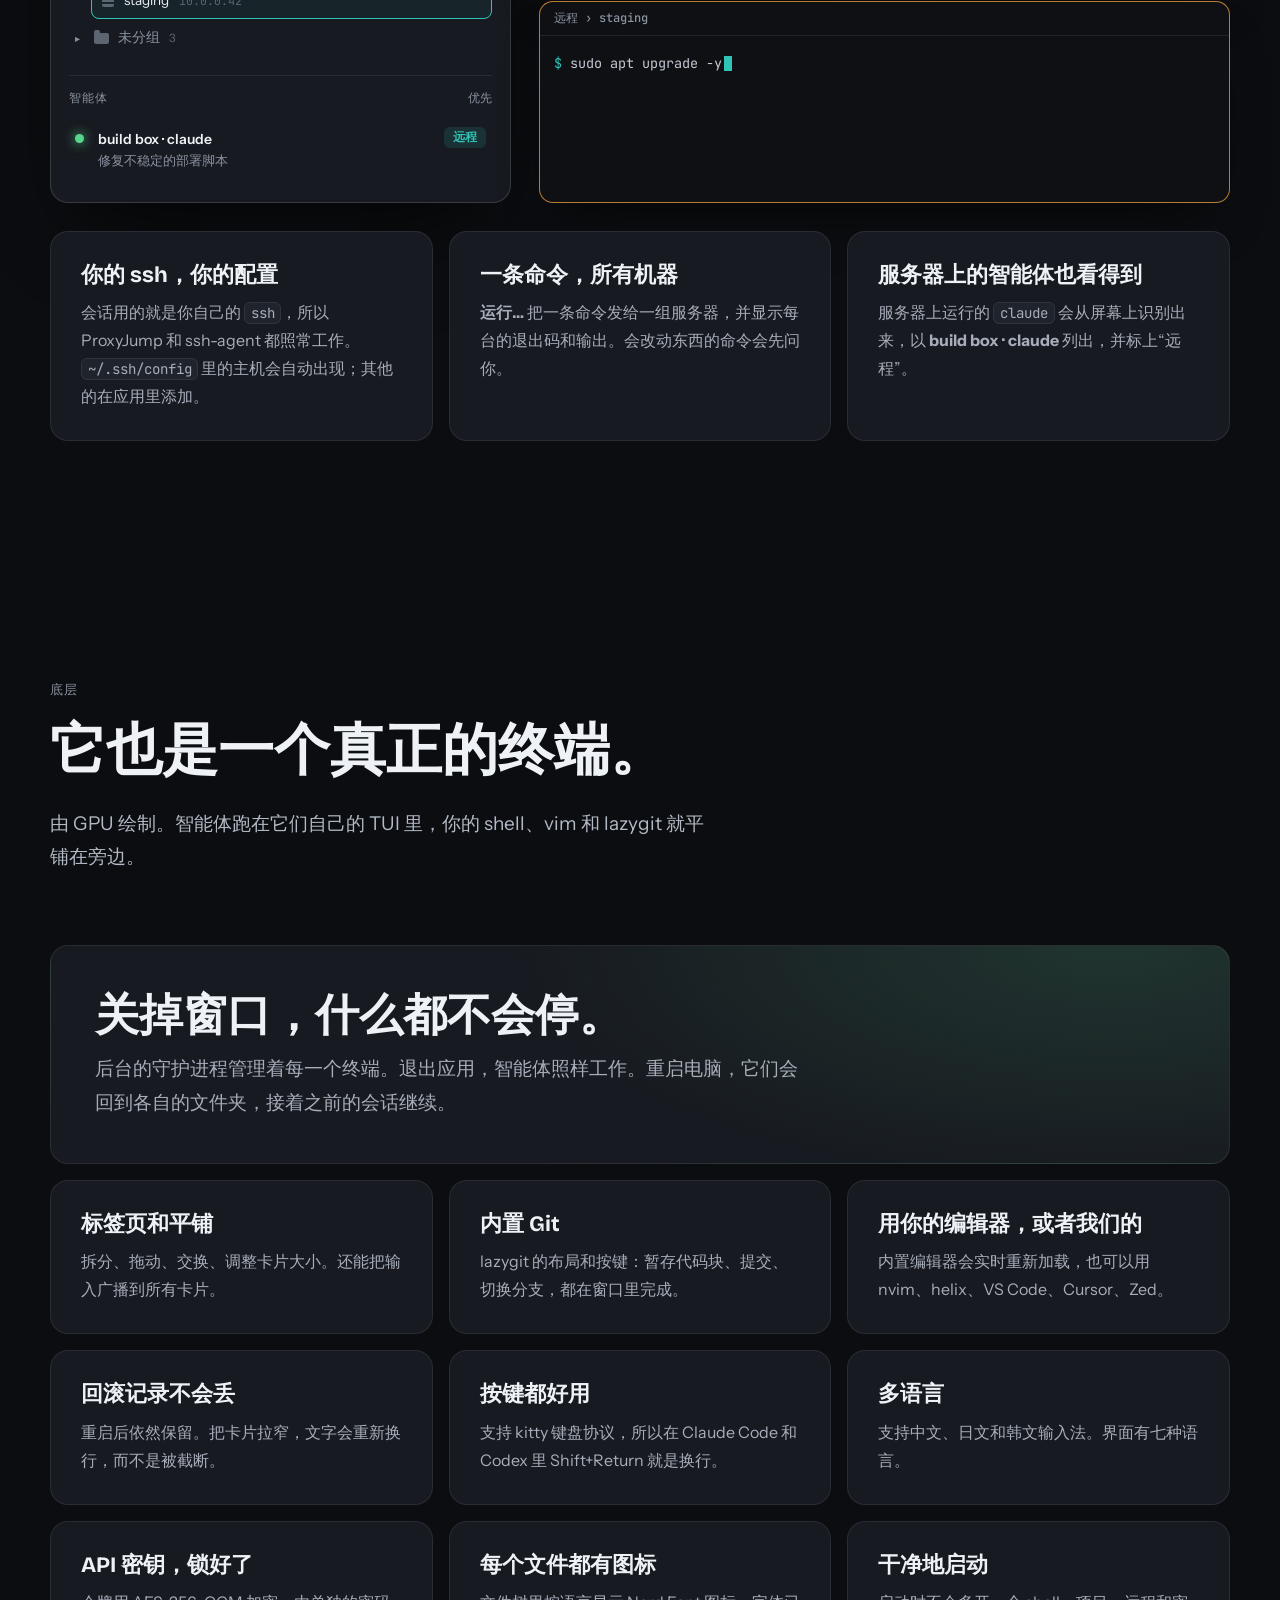
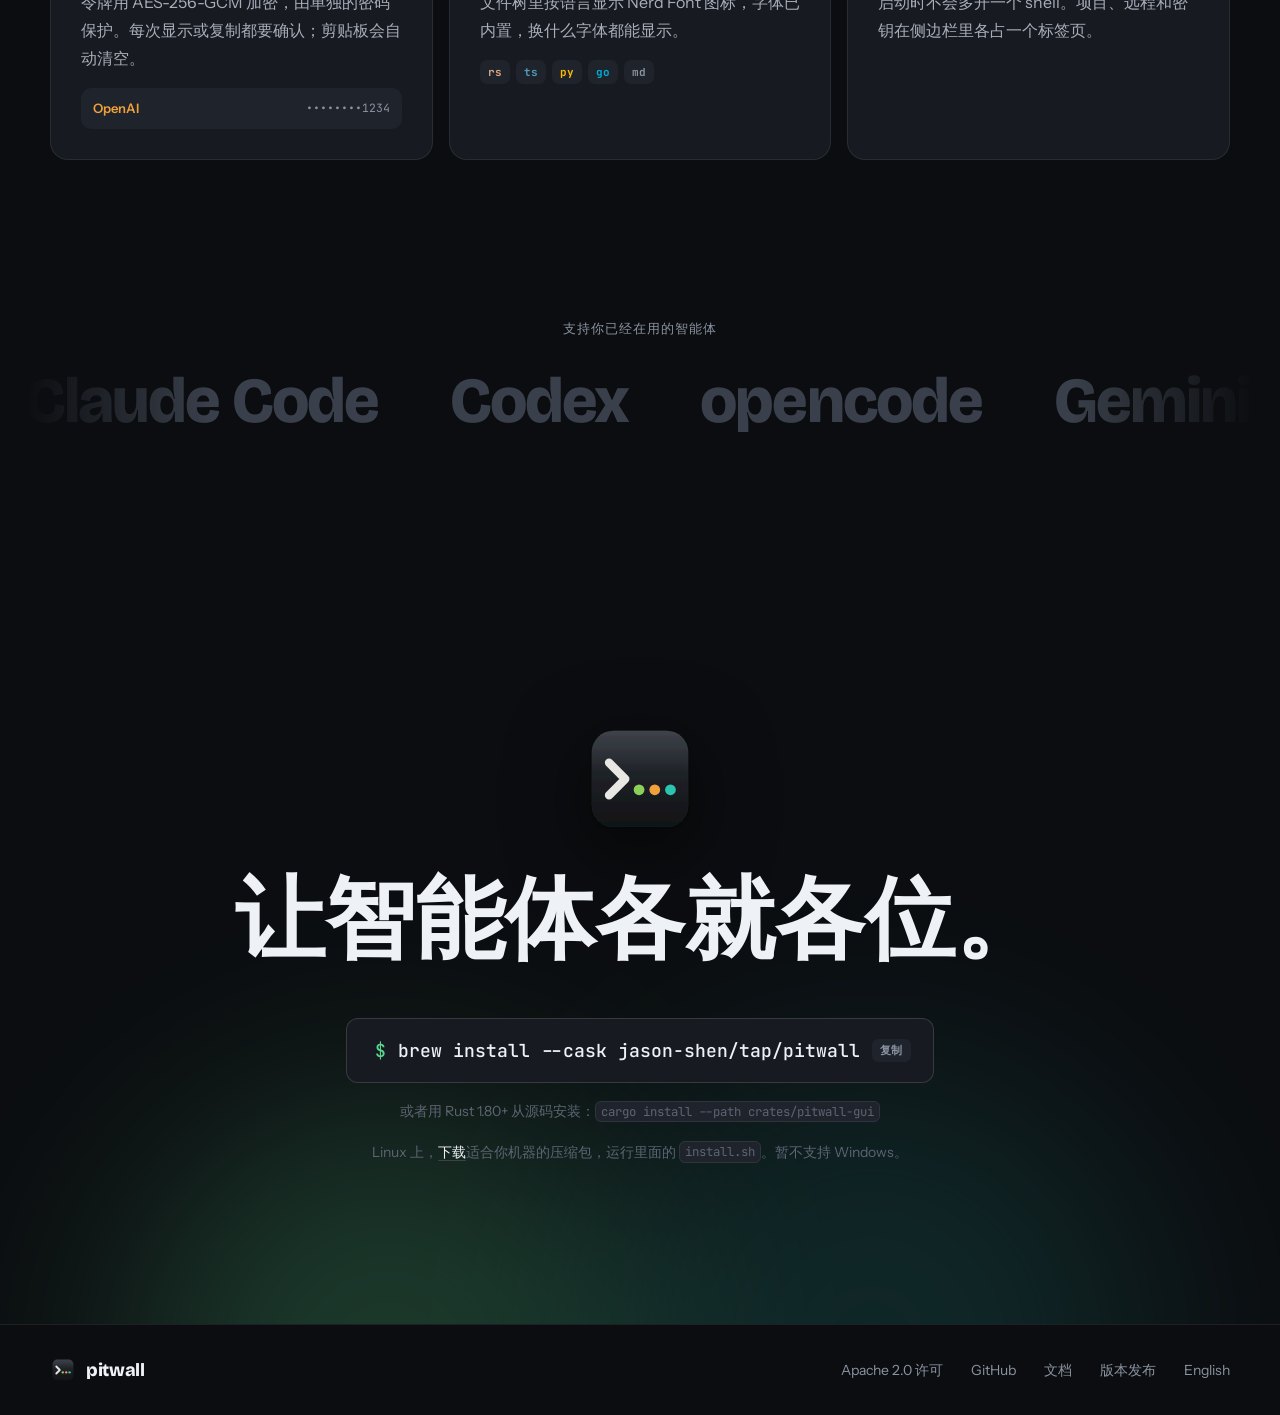
<file: website/zh/index.html>
<!doctype html>
<html lang="zh-CN">
<head>
  <meta charset="utf-8">
  <meta name="viewport" content="width=device-width, initial-scale=1">
  <title>pitwall · 智能体 IDE</title>
  <meta name="description" content="写一份简报，让多个编码智能体在各自的工作树上并行工作，审查它们的改动并合并。全部在一个 GPU 绘制的窗口里。">
  <meta property="og:title" content="pitwall · 智能体 IDE">
  <meta property="og:description" content="并行运行智能体，合并它们的成果。Claude Code、Codex 等等都在一个窗口里，各自拥有独立的工作树。">
  <meta property="og:image" content="../assets/screenshot.png">
  <meta name="theme-color" content="#0b0d10">
  <link rel="alternate" hreflang="en" href="../">
  <link rel="alternate" hreflang="zh-CN" href="./">
  <link rel="icon" href="../assets/pitwall.svg" type="image/svg+xml">
  <link rel="apple-touch-icon" href="../assets/pitwall-256.png">
  <link rel="preconnect" href="https://fonts.googleapis.com">
  <link rel="preconnect" href="https://fonts.gstatic.com" crossorigin>
  <link href="https://fonts.googleapis.com/css2?family=Bricolage+Grotesque:opsz,wght@12..96,500;12..96,700;12..96,800&family=Instrument+Sans:wght@400;500;600&family=JetBrains+Mono:wght@400;500;700&display=swap" rel="stylesheet">
  <link rel="stylesheet" href="../style.css">
</head>
<body>

<header class="nav">
  <a class="brand" href="#top"><img src="../assets/pitwall.svg" alt="" width="34" height="34"><span>pitwall</span></a>
  <nav class="nav-links">
    <a href="#loop">工作流程</a>
    <a href="#safety">安全</a>
    <a href="#remotes">远程</a>
    <a href="#terminal">终端</a>
    <a href="https://github.com/jason-shen/pitwall">GitHub</a>
  </nav>
  <a class="lang" href="../" hreflang="en" lang="en">English</a>
  <a class="btn btn-small" href="#install">安装</a>
</header>

<main id="top">

  <section class="hero">
    <div class="glow glow-green"></div>
    <div class="glow glow-amber"></div>
    <div class="glow glow-teal"></div>

    <div class="hero-copy">
      <p class="eyebrow"><span class="dot dot-green pulse"></span>智能体 IDE</p>
      <h1>并行运行智能体，<br><span class="grad">合并它们的成果。</span></h1>
      <p class="lede">写下你想要的，交给 Claude Code、Codex 或任何智能体 CLI，各自在独立的工作树上完成。按“谁在等你”查看每个智能体，审查改动，然后合并。一个窗口，不用在标签页之间来回切换。</p>
      <div class="cta-row">
        <button class="install-pill" data-copy="brew install --cask jason-shen/tap/pitwall">
          <span class="prompt">$</span> brew install --cask jason-shen/tap/pitwall
          <span class="copy-label">复制</span>
        </button>
        <a class="btn btn-ghost" href="https://github.com/jason-shen/pitwall">在 GitHub 上查看 →</a>
      </div>
      <p class="fine"><a class="version" href="https://github.com/jason-shen/pitwall/releases/tag/v0.3.8">v0.3.8</a> · macOS 和 Linux · 免费，Apache 2.0 许可</p>
    </div>

    <div class="hero-shot">
      <div class="window">
        <div class="window-bar"><i></i><i></i><i></i></div>
        <img src="../assets/screenshot.png" alt="pitwall：侧边栏里的项目和智能体，两张平铺的卡片里分别打开着一个智能体和一个文件" width="1200" height="1199">
      </div>
      <div class="chip chip-a"><span class="dot dot-amber"></span>add-metrics 想运行 <code>npm install</code><b>批准</b></div>
      <div class="chip chip-b"><span class="dot dot-teal"></span>reviewer · 完成 <em>+124 −18</em></div>
      <div class="chip chip-c"><span class="dot dot-green pulse"></span>fix-login · 工作中 <em>简报 3/5</em></div>
    </div>
  </section>

  <section class="mess">
    <p class="kicker">现在怎么跑智能体</p>
    <h2 class="big">五个工具，外加考验记性。</h2>
    <ul class="strike">
      <li>每个智能体一个终端标签页</li>
      <li>一个用来做规划的聊天窗口</li>
      <li>用 lazygit 看改动</li>
      <li>用编辑器修修补补</li>
      <li>用脑子记谁在等你</li>
    </ul>
    <p class="mess-tail">智能体改的是同一份代码，互相踩脚。审查就是读完 diff，再把意见重新敲进提示词。<br><strong>pitwall 把整个流程放进一个窗口。</strong></p>
  </section>

  <section class="loop" id="loop">
    <div class="section-head">
      <p class="kicker">工作流程</p>
      <h2 class="big">简报，构建，审查，<span class="grad">发布。</span></h2>
    </div>

    <article class="step reveal">
      <div class="step-copy">
        <span class="num">01</span>
        <h3>写简报。</h3>
        <p>从专为智能体工作准备的模板开始：新功能、修 bug、重构、界面打磨、技术探索。用你自己的话写下需求，然后点 <b>✦ 用 AI 完成</b>。Claude 会读你的代码，把问题、涉及的文件、步骤和待定问题一一补全，你可以看着它写。</p>
      </div>
      <div class="mock mock-brief">
        <div class="mock-bar"><span class="path">briefs › fix-login-redirect.md</span><span class="tag tag-ai">✦ 正在读 src/auth.rs</span></div>
        <div class="md">
          <p class="h"># 修复登录重定向循环</p>
          <p><b>需求：</b>在 Safari 上登录后，又被直接弹回 /login。</p>
          <p class="h2">## 原因</p>
          <p class="stream" data-stream="会话 cookie 设置了 SameSite=Strict，所以从 OAuth 回调跳转回来时没有带上它，is_valid() 看不到 token。"></p>
          <p class="h2">## 步骤</p>
          <p class="task done">- [x] 用一个失败的测试复现问题</p>
          <p class="task done">- [x] 把会话 cookie 改成 SameSite=Lax</p>
          <p class="task">- [ ] 在 is_valid() 里检查过期时间</p>
        </div>
        <div class="mock-foot"><span class="btn-mini">停止</span><span class="btn-mini btn-mini-on">交给智能体 →</span></div>
      </div>
    </article>

    <article class="step reveal flip">
      <div class="step-copy">
        <span class="num">02</span>
        <h3>交给智能体。</h3>
        <p>每个智能体都在自己的 git 工作树和分支上开始。想跑多少就跑多少：它们既不会碰你的代码，也不会碰彼此的。智能体会边做边勾掉简报里的每一步。</p>
      </div>
      <div class="mock mock-tree">
        <div class="branch trunk"><span class="node"></span><b>main</b><em>你的代码 · 原封不动</em></div>
        <div class="branch"><span class="node n-green"></span><code>pitwall/fix-login</code><span class="who">claude</span></div>
        <div class="branch"><span class="node n-amber"></span><code>pitwall/add-metrics</code><span class="who">codex</span></div>
        <div class="branch"><span class="node n-teal"></span><code>pitwall/docs-tour</code><span class="who">claude</span></div>
        <div class="branch"><span class="node n-green"></span><code>pitwall/flaky-tests</code><span class="who">opencode</span></div>
      </div>
    </article>

    <article class="step reveal">
      <div class="step-copy">
        <span class="num">03</span>
        <h3>一眼看出谁在等你。</h3>
        <p>所有项目里的所有智能体，按需要你的程度排序：等你批准、在问你问题、已完成、工作中。每一行都显示它的简报进行到哪、改了多少。带编号的提问，直接在侧边栏回答。</p>
      </div>
      <div class="mock mock-agents">
        <div class="mock-label">智能体 <span>优先</span></div>
        <div class="agent"><span class="dot dot-amber pulse"></span><div><b>pitwall · add-metrics</b><small>待批准：npm install --save-dev jest</small></div><span class="pill pill-amber">待批准</span></div>
        <div class="agent"><span class="dot dot-amber"></span><div><b>augur · api</b><small>复用现有的缓存层吗？</small><span class="choices"><i>1 是</i><i>2 否</i></span></div></div>
        <div class="agent"><span class="dot dot-teal"></span><div><b>pitwall · reviewer</b><small>6 个文件 <ins>+124</ins> <del>−18</del></small></div><span class="pill pill-teal">完成</span></div>
        <div class="agent"><span class="dot dot-green pulse"></span><div><b>pitwall · fix-login</b><small>修复登录重定向循环 · 3/5</small><span class="bar"><i style="width:60%"></i></span></div></div>
      </div>
    </article>

    <article class="step reveal flip">
      <div class="step-copy">
        <span class="num">04</span>
        <h3>像负责人一样审查，而不是当打字员。</h3>
        <p>对照智能体的起点读它的 diff。在任意一行留言，再把所有留言合成一条消息，交给它下一轮处理。不想要的代码块直接丢掉。它走过的每一步都是一个快照，随时可以回退。</p>
      </div>
      <div class="mock mock-diff">
        <div class="mock-bar"><span class="path">fix-login · 对比基线</span><span class="btn-mini btn-mini-on">发送 2 条给智能体</span></div>
        <pre><span class="ln">11</span>  pub fn is_valid(&amp;self) -&gt; bool {
<span class="ln">12</span><del>-     self.token.is_some()</del>
<span class="ln">12</span><ins>+     self.token.is_some() &amp;&amp; self.expires_at &gt; now()</ins>
<span class="ln">13</span>  }
<span class="ln">14</span>
<span class="ln">15</span><ins>+ fn now() -&gt; u64 {</ins>
<span class="ln">16</span><ins>+     SystemTime::now().duration_since(UNIX_EPOCH)</ins></pre>
        <div class="comment"><b>💬 你</b> 用 <code>util::time</code> 里的时钟，这样测试可以伪造时间。</div>
      </div>
    </article>

    <article class="step reveal">
      <div class="step-copy">
        <span class="num">05</span>
        <h3>接受，合并完成。</h3>
        <p>一步提交智能体留下的改动，把它的分支合并到你选择的分支，再顺手提议清理工作树、快照和分支。pitwall 会先确认你的代码是干净的，所以不会有东西落在你自己的改动上。</p>
      </div>
      <div class="mock mock-accept">
        <div class="accept-title"><span class="check">✓</span> 接受 fix-login</div>
        <label>提交信息</label>
        <div class="field">修复登录重定向循环</div>
        <div class="accept-row"><code>pitwall/fix-login</code><span class="arrow">→</span><code>main</code></div>
        <div class="accept-actions"><span class="btn-mini">取消</span><span class="btn-mini btn-mini-go">提交并合并</span></div>
      </div>
    </article>
  </section>

  <section class="safety" id="safety">
    <div class="section-head">
      <p class="kicker">安全</p>
      <h2 class="big">护栏只会收紧。</h2>
      <p class="sub">pitwall 从不凭自己对 shell 的理解悄悄放行命令。你的规则拒绝的，它就拒绝；需要看一眼的，它排队等你；其余的交给智能体自己的确认提示。</p>
    </div>

    <div class="approval reveal">
      <span class="badge">会修改</span>
      <span class="approval-text"><b>add-metrics</b> 想运行 <code>npm install --save-dev jest &amp;&amp; cargo test</code></span>
      <span class="approval-btns"><span class="btn-mini">查看</span><span class="btn-mini btn-mini-go">批准 ⌘⇧Y</span><span class="btn-mini btn-mini-no">拒绝 ⌘⇧R</span></span>
    </div>
    <div class="denied reveal"><span class="x">✕ 已拒绝</span><code>cargo test &amp;&amp; <mark>rm -rf ~</mark></code><em>每一部分单独判断，最严格的结果说了算</em></div>

    <div class="trio">
      <div class="tile reveal">
        <h4>拒绝规则处处有效</h4>
        <p>藏在 <code>sudo</code>、<code>FOO=1</code>、<code>git -C dir</code> 后面，或者写在 <code>bash -c '…'</code> 里，都一样拦得住。</p>
      </div>
      <div class="tile reveal">
        <h4>每一步之前都有快照</h4>
        <p>每个智能体都有一条影子 git 时间线。对比任意一步，回退到那里，也能撤销回退。</p>
        <div class="timeline">
          <span>#5</span><span>#4</span><span class="here">#3 ↺</span><span>#2</span><span>#1</span>
        </div>
      </div>
      <div class="tile reveal">
        <h4>你的文字不会丢</h4>
        <p>智能体改写了你正打开的文件？之前的版本按一下 ⌘Z 就回来。</p>
      </div>
    </div>
  </section>

  <section class="team">
    <div class="team-copy reveal">
      <p class="kicker">智能体协作</p>
      <h2 class="big">会互相沟通的智能体。</h2>
      <p class="sub">每个 pitwall 终端的 PATH 里都有 <code>pitwall</code> 命令。智能体可以列出、发消息、等待和读取彼此，所以负责构建的可以直接交给负责审查的，不用你在中间传话。</p>
    </div>
    <div class="term reveal">
      <div class="window-bar"><i></i><i></i><i></i><span>builder</span></div>
<pre><span class="c">$</span> pitwall agents
  <span class="g">●</span> builder    working   ~/code/app
  <span class="t">●</span> reviewer   idle      ~/code/app
<span class="c">$</span> pitwall tell reviewer "看看登录的修复，然后告诉我"
  sent to reviewer
<span class="c">$</span> pitwall wait reviewer
<span class="c">$</span> pitwall read reviewer -n 4
  <span class="m">[message from agent reviewer]</span> 看起来没问题。cookie 的
  标志位有两处小意见，已经留言了。</pre>
    </div>
  </section>

  <section class="remotes" id="remotes">
    <div class="section-head">
      <p class="kicker">远程</p>
      <h2 class="big">所有服务器，<span class="grad">并排摆开。</span></h2>
      <p class="sub">你的 SSH 服务器就在侧边栏里，按你建的分组排好。打开一台，或者把整组平铺在一起，同时向它们输入。服务器上运行的智能体也会和其他智能体一起出现在列表里。</p>
    </div>

    <div class="remote-grid">
      <div class="mock mock-remotes reveal">
        <div class="side-tabs"><span>项目</span><span class="on">远程</span><span>密钥</span><b>+</b></div>
        <div class="side-tools"><span>全部连接</span><span>运行…</span></div>
        <div class="group open"><i class="caret">▾</i><span class="folder"></span>家庭实验室<em>2</em></div>
        <div class="remote live"><span class="srv"></span>build box<code>192.168.50.226</code></div>
        <div class="remote live"><span class="srv"></span>nas<code>192.168.50.59</code></div>
        <div class="group open"><i class="caret">▾</i><span class="folder"></span>工作<em>1</em></div>
        <div class="remote dragging"><span class="srv"></span>staging<code>10.0.0.42</code></div>
        <div class="group dim"><i class="caret">▸</i><span class="folder"></span>未分组<em>3</em></div>
        <div class="mock-label agents-label">智能体 <span>优先</span></div>
        <div class="agent remote-agent"><span class="dot dot-green pulse"></span><div><b>build box · claude</b><small>修复不稳定的部署脚本</small></div><span class="pill pill-remote">远程</span></div>
      </div>

      <div class="sessions reveal">
        <div class="bstrip"><span>正在向 3 个终端广播输入</span><span class="btn-mini btn-mini-on">停止广播</span></div>
        <div class="tiles">
          <div class="sess"><div class="sess-bar">远程 › build box</div><pre><span class="c">$</span> sudo apt upgrade -y<span class="cursor"></span></pre></div>
          <div class="sess"><div class="sess-bar">远程 › nas</div><pre><span class="c">$</span> sudo apt upgrade -y<span class="cursor"></span></pre></div>
          <div class="sess wide"><div class="sess-bar">远程 › staging</div><pre><span class="c">$</span> sudo apt upgrade -y<span class="cursor"></span></pre></div>
        </div>
      </div>
    </div>

    <div class="trio">
      <div class="tile reveal">
        <h4>你的 ssh，你的配置</h4>
        <p>会话用的就是你自己的 <code>ssh</code>，所以 ProxyJump 和 ssh-agent 都照常工作。<code>~/.ssh/config</code> 里的主机会自动出现；其他的在应用里添加。</p>
      </div>
      <div class="tile reveal">
        <h4>一条命令，所有机器</h4>
        <p><b>运行…</b> 把一条命令发给一组服务器，并显示每台的退出码和输出。会改动东西的命令会先问你。</p>
      </div>
      <div class="tile reveal">
        <h4>服务器上的智能体也看得到</h4>
        <p>服务器上运行的 <code>claude</code> 会从屏幕上识别出来，以 <b>build box · claude</b> 列出，并标上“远程”。</p>
      </div>
    </div>
  </section>

  <section class="terminal" id="terminal">
    <div class="section-head">
      <p class="kicker">底层</p>
      <h2 class="big">它也是一个真正的终端。</h2>
      <p class="sub">由 GPU 绘制。智能体跑在它们自己的 TUI 里，你的 shell、vim 和 lazygit 就平铺在旁边。</p>
    </div>
    <div class="grid">
      <div class="tile tile-wide reveal">
        <h4>关掉窗口，什么都不会停。</h4>
        <p>后台的守护进程管理着每一个终端。退出应用，智能体照样工作。重启电脑，它们会回到各自的文件夹，接着之前的会话继续。</p>
      </div>
      <div class="tile reveal"><h4>标签页和平铺</h4><p>拆分、拖动、交换、调整卡片大小。还能把输入广播到所有卡片。</p></div>
      <div class="tile reveal"><h4>内置 Git</h4><p>lazygit 的布局和按键：暂存代码块、提交、切换分支，都在窗口里完成。</p></div>
      <div class="tile reveal"><h4>用你的编辑器，或者我们的</h4><p>内置编辑器会实时重新加载，也可以用 nvim、helix、VS Code、Cursor、Zed。</p></div>
      <div class="tile reveal"><h4>回滚记录不会丢</h4><p>重启后依然保留。把卡片拉窄，文字会重新换行，而不是被截断。</p></div>
      <div class="tile reveal"><h4>按键都好用</h4><p>支持 kitty 键盘协议，所以在 Claude Code 和 Codex 里 Shift+Return 就是换行。</p></div>
      <div class="tile reveal"><h4>多语言</h4><p>支持中文、日文和韩文输入法。界面有七种语言。</p></div>
      <div class="tile reveal">
        <h4>API 密钥，锁好了</h4>
        <p>令牌用 AES-256-GCM 加密，由单独的密码保护。每次显示或复制都要确认；剪贴板会自动清空。</p>
        <div class="keyrow"><span class="k">OpenAI</span><code>••••••••1234</code></div>
      </div>
      <div class="tile reveal">
        <h4>每个文件都有图标</h4>
        <p>文件树里按语言显示 Nerd Font 图标，字体已内置，换什么字体都能显示。</p>
        <div class="icons"><span class="rs">rs</span><span class="ts">ts</span><span class="py">py</span><span class="go">go</span><span class="md">md</span></div>
      </div>
      <div class="tile reveal"><h4>干净地启动</h4><p>启动时不会多开一个 shell。项目、远程和密钥在侧边栏里各占一个标签页。</p></div>
    </div>
  </section>

  <section class="works">
    <p class="kicker">支持你已经在用的智能体</p>
    <div class="marquee" aria-label="Claude Code, Codex, opencode, Gemini, aider, goose, amp">
      <div class="marquee-track">
        <span>Claude Code</span><span>Codex</span><span>opencode</span><span>Gemini</span><span>aider</span><span>goose</span><span>amp</span>
        <span aria-hidden="true">Claude Code</span><span aria-hidden="true">Codex</span><span aria-hidden="true">opencode</span><span aria-hidden="true">Gemini</span><span aria-hidden="true">aider</span><span aria-hidden="true">goose</span><span aria-hidden="true">amp</span>
      </div>
    </div>
  </section>

  <section class="final" id="install">
    <div class="glow glow-green"></div>
    <div class="glow glow-teal"></div>
    <img src="../assets/pitwall.svg" alt="" width="120" height="120" class="final-icon">
    <h2 class="huge">让智能体各就各位。</h2>
    <button class="install-pill install-pill-lg" data-copy="brew install --cask jason-shen/tap/pitwall">
      <span class="prompt">$</span> brew install --cask jason-shen/tap/pitwall
      <span class="copy-label">复制</span>
    </button>
    <p class="fine">或者用 Rust 1.80+ 从源码安装：<code>cargo install --path crates/pitwall-gui</code></p>
    <p class="fine">Linux 上，<a href="https://github.com/jason-shen/pitwall/releases/latest">下载</a>适合你机器的压缩包，运行里面的 <code>install.sh</code>。暂不支持 Windows。</p>
  </section>

</main>

<footer class="foot">
  <a class="brand" href="#top"><img src="../assets/pitwall.svg" alt="" width="26" height="26"><span>pitwall</span></a>
  <span>Apache 2.0 许可</span>
  <a href="https://github.com/jason-shen/pitwall">GitHub</a>
  <a href="https://github.com/jason-shen/pitwall#readme">文档</a>
  <a href="https://github.com/jason-shen/pitwall/releases">版本发布</a>
  <a href="../" hreflang="en" lang="en">English</a>
</footer>

<script src="../main.js"></script>
</body>
</html>
</file>
<file: website/style.css>
/* Colours are the app's own: green working, amber waiting on you, teal done. */
:root {
  --bg: #0b0d10;
  --bg-2: #111317;
  --card: #171a20;
  --card-2: #1f232b;
  --line: rgba(255, 255, 255, 0.08);
  --line-2: rgba(255, 255, 255, 0.14);
  --text: #eef1f6;
  --muted: #8b93a1;
  --dim: #5d6472;
  --green: #58d68d;
  --amber: #f0a13c;
  --teal: #2ec4b6;
  --red: #e2675d;
  --display: "Bricolage Grotesque", system-ui, sans-serif;
  --body: "Instrument Sans", system-ui, sans-serif;
  --mono: "JetBrains Mono", ui-monospace, Menlo, monospace;
  --wrap: 1180px;
}

* { box-sizing: border-box; margin: 0; padding: 0; }
html { scroll-behavior: smooth; }
body {
  background: var(--bg);
  color: var(--text);
  font: 400 17px/1.6 var(--body);
  -webkit-font-smoothing: antialiased;
  overflow-x: hidden;
}
a { color: inherit; text-decoration: none; }
img { display: block; max-width: 100%; height: auto; }
code { font-family: var(--mono); font-size: 0.88em; }
p code, li code, .fine code, .sub code {
  background: var(--card-2);
  border: 1px solid var(--line);
  padding: 0.1em 0.4em;
  border-radius: 6px;
}
section { position: relative; padding: 120px 24px; }

/* nav */
.nav {
  position: sticky; top: 0; z-index: 50;
  display: flex; align-items: center; gap: 32px;
  padding: 14px max(24px, calc((100vw - var(--wrap)) / 2));
  background: rgba(11, 13, 16, 0.72);
  backdrop-filter: blur(14px);
  -webkit-backdrop-filter: blur(14px);
  border-bottom: 1px solid var(--line);
}
.brand { display: flex; align-items: center; gap: 10px; font: 800 22px var(--display); letter-spacing: -0.02em; }
.nav-links { display: flex; gap: 28px; margin-left: auto; font-size: 15px; color: var(--muted); }
.nav-links a:hover { color: var(--text); }
.lang { font-size: 14px; color: var(--muted); padding: 6px 10px; border: 1px solid var(--line-2); border-radius: 8px; }
.lang:hover { color: var(--text); }

.btn {
  display: inline-flex; align-items: center; gap: 8px;
  padding: 14px 22px; border-radius: 12px;
  font: 600 16px var(--body);
  background: var(--text); color: var(--bg);
  transition: transform 0.15s, background 0.15s;
}
.btn:hover { transform: translateY(-1px); }
.btn-small { padding: 9px 16px; font-size: 14px; border-radius: 10px; }
.btn-ghost { background: transparent; color: var(--text); border: 1px solid var(--line-2); }
.btn-ghost:hover { background: var(--card); }

/* type */
.eyebrow, .kicker {
  font: 500 13px var(--mono);
  text-transform: uppercase; letter-spacing: 0.14em;
  color: var(--muted);
}
.eyebrow { display: inline-flex; align-items: center; gap: 10px; padding: 7px 14px; border: 1px solid var(--line-2); border-radius: 99px; background: rgba(255,255,255,0.03); }
.kicker { margin-bottom: 18px; }
h1, h2, h3, h4 { font-family: var(--display); letter-spacing: -0.035em; line-height: 0.98; }
h1 { font-size: clamp(48px, 7.4vw, 104px); font-weight: 800; margin: 28px 0 28px; }
.big { font-size: clamp(40px, 6vw, 80px); font-weight: 800; }
.huge { font-size: clamp(56px, 10vw, 148px); font-weight: 800; letter-spacing: -0.05em; }
h3 { font-size: clamp(30px, 3.4vw, 46px); font-weight: 800; margin: 12px 0 18px; }
h4 { font-size: 22px; font-weight: 700; letter-spacing: -0.02em; line-height: 1.15; margin-bottom: 10px; }
.grad {
  background: linear-gradient(100deg, var(--green) 0%, var(--teal) 45%, var(--amber) 100%);
  -webkit-background-clip: text; background-clip: text; color: transparent;
}
.lede { font-size: clamp(18px, 1.6vw, 21px); color: #c3c9d3; max-width: 560px; }
.sub { font-size: 19px; color: #b3bac6; max-width: 660px; margin-top: 22px; }
.fine { font-size: 14px; color: var(--dim); margin-top: 16px; }
.fine a { color: var(--text); text-decoration: underline; text-decoration-color: var(--line-2); text-underline-offset: 3px; }
.fine a:hover { text-decoration-color: currentColor; }
.section-head { max-width: var(--wrap); margin: 0 auto 72px; }

/* status dots */
.dot { width: 9px; height: 9px; border-radius: 50%; flex: none; display: inline-block; }
.dot-green { background: var(--green); box-shadow: 0 0 12px var(--green); }
.dot-amber { background: var(--amber); box-shadow: 0 0 12px var(--amber); }
.dot-teal { background: var(--teal); box-shadow: 0 0 12px var(--teal); }
.pulse { animation: pulse 1.8s ease-in-out infinite; }
@keyframes pulse { 50% { opacity: 0.35; } }

.glow { position: absolute; border-radius: 50%; filter: blur(110px); opacity: 0.22; pointer-events: none; z-index: 0; }
.glow-green { width: 520px; height: 520px; background: var(--green); top: -160px; left: -120px; }
.glow-amber { width: 420px; height: 420px; background: var(--amber); top: 120px; right: -140px; opacity: 0.16; }
.glow-teal { width: 560px; height: 560px; background: var(--teal); bottom: -260px; left: 35%; opacity: 0.14; }

/* hero */
.hero {
  max-width: none;
  display: grid; grid-template-columns: 1.05fr 1fr; gap: 56px; align-items: center;
  padding: 96px max(24px, calc((100vw - var(--wrap)) / 2)) 120px;
  overflow: hidden;
}
/* On a pseudo-element so the fade-out mask doesn't also fade the screenshot. */
.hero::before {
  content: ""; position: absolute; inset: 0; z-index: 0;
  background-image:
    linear-gradient(var(--line) 1px, transparent 1px),
    linear-gradient(90deg, var(--line) 1px, transparent 1px);
  background-size: 64px 64px;
  background-position: center top;
  mask-image: radial-gradient(ellipse at 50% 30%, #000 30%, transparent 75%);
  -webkit-mask-image: radial-gradient(ellipse at 50% 30%, #000 30%, transparent 75%);
}
.hero > * { position: relative; z-index: 1; }
/* Grid items default to min-width: auto, so the diff's long lines would widen the column past the screen. */
.hero > *, .step > *, .team > * { min-width: 0; }
.hero > .glow { position: absolute; z-index: 0; }
.cta-row { display: flex; flex-wrap: wrap; gap: 14px; margin-top: 38px; }

.install-pill {
  display: inline-flex; align-items: center; gap: 12px;
  padding: 14px 16px 14px 20px; border-radius: 12px;
  background: var(--card); border: 1px solid var(--line-2);
  color: var(--text); font: 500 15px var(--mono);
  cursor: pointer; transition: border-color 0.15s, transform 0.15s;
  max-width: 100%; overflow: hidden; white-space: nowrap; text-overflow: ellipsis;
}
.install-pill:hover { border-color: var(--green); transform: translateY(-1px); }
.install-pill .prompt { color: var(--green); }
.copy-label {
  font: 600 11px var(--body); text-transform: uppercase; letter-spacing: 0.08em;
  background: var(--card-2); color: var(--muted); padding: 4px 8px; border-radius: 6px;
}
.install-pill.copied { border-color: var(--teal); }
.install-pill.copied .copy-label { color: var(--teal); }
.install-pill-lg { font-size: 18px; padding: 20px 22px 20px 28px; margin-top: 44px; }

.hero-shot { position: relative; }
.window {
  border-radius: 16px; overflow: hidden;
  border: 1px solid var(--line-2);
  background: var(--bg-2);
  box-shadow: 0 50px 120px -30px rgba(0,0,0,0.8), 0 0 0 1px rgba(0,0,0,0.5);
  transform: perspective(1600px) rotateY(-7deg) rotateX(3deg);
  transition: transform 0.6s;
}
.hero-shot:hover .window { transform: perspective(1600px) rotateY(0) rotateX(0); }
.window-bar { display: flex; align-items: center; gap: 7px; padding: 11px 14px; background: #15181d; border-bottom: 1px solid var(--line); }
.window-bar i { width: 11px; height: 11px; border-radius: 50%; background: #2c3039; }
.window-bar i:nth-child(1) { background: #e2675d; }
.window-bar i:nth-child(2) { background: #f0a13c; }
.window-bar i:nth-child(3) { background: #58d68d; }
.window-bar span { margin-left: 10px; font: 500 12px var(--mono); color: var(--muted); }

.chip {
  position: absolute; z-index: 2;
  display: flex; align-items: center; gap: 10px;
  padding: 11px 15px; border-radius: 12px;
  background: rgba(23, 26, 32, 0.92);
  backdrop-filter: blur(10px); -webkit-backdrop-filter: blur(10px);
  border: 1px solid var(--line-2);
  font-size: 14px; white-space: nowrap;
  box-shadow: 0 18px 40px -10px rgba(0,0,0,0.7);
  animation: float 6s ease-in-out infinite;
}
.chip em { font-style: normal; font: 500 12px var(--mono); color: var(--muted); }
.chip b { font-size: 12px; background: var(--amber); color: #1a1205; padding: 3px 9px; border-radius: 6px; }
.chip-a { top: 12%; left: -48px; }
.chip-b { top: 46%; right: -36px; animation-delay: -2s; }
.chip-c { bottom: 8%; left: -24px; animation-delay: -4s; }
@keyframes float { 50% { transform: translateY(-10px); } }

/* the mess */
.mess { max-width: var(--wrap); margin: 0 auto; text-align: center; }
.strike { list-style: none; margin: 56px auto 48px; display: flex; flex-wrap: wrap; justify-content: center; gap: 12px; max-width: 900px; }
.strike li {
  position: relative;
  font: 600 clamp(17px, 1.8vw, 22px) var(--body);
  padding: 12px 22px; border-radius: 99px;
  border: 1px solid var(--line-2); color: var(--muted);
}
.strike li::after {
  content: ""; position: absolute; left: 14px; right: 14px; top: 50%;
  height: 3px; border-radius: 3px; background: var(--red);
  transform: scaleX(0); transform-origin: left;
  transition: transform 0.5s cubic-bezier(.6,.1,.2,1);
}
.strike.on li::after { transform: scaleX(1); }
.strike.on li:nth-child(2)::after { transition-delay: 0.12s; }
.strike.on li:nth-child(3)::after { transition-delay: 0.24s; }
.strike.on li:nth-child(4)::after { transition-delay: 0.36s; }
.strike.on li:nth-child(5)::after { transition-delay: 0.48s; }
.mess-tail { font-size: 20px; color: #b3bac6; max-width: 720px; margin: 0 auto; }
.mess-tail strong { display: block; margin-top: 18px; color: var(--text); font: 800 clamp(26px, 3vw, 38px)/1.1 var(--display); letter-spacing: -0.03em; }

/* the loop */
.step {
  max-width: var(--wrap); margin: 0 auto 120px;
  display: grid; grid-template-columns: 1fr 1fr; gap: 72px; align-items: center;
}
.step:last-child { margin-bottom: 0; }
.step.flip .step-copy { order: 2; }
.step-copy p { font-size: 18px; color: #b3bac6; }
.num { font: 700 15px var(--mono); color: var(--green); letter-spacing: 0.1em; }

.mock {
  background: var(--card);
  border: 1px solid var(--line-2);
  border-radius: 18px;
  padding: 22px;
  font-size: 14px;
  box-shadow: 0 40px 80px -30px rgba(0,0,0,0.75);
}
.mock-bar { display: flex; justify-content: space-between; align-items: center; gap: 12px; padding-bottom: 14px; margin-bottom: 16px; border-bottom: 1px solid var(--line); }
.path { font: 500 12.5px var(--mono); color: var(--muted); }
.tag { font: 500 12px var(--mono); padding: 4px 10px; border-radius: 99px; }
.tag-ai { color: var(--teal); background: rgba(46,196,182,0.1); }
.btn-mini { display: inline-block; font: 600 12.5px var(--body); padding: 6px 12px; border-radius: 8px; background: var(--card-2); color: var(--muted); border: 1px solid var(--line); white-space: nowrap; }
.btn-mini-on { color: var(--teal); border-color: rgba(46,196,182,0.4); }
.btn-mini-go { color: #08130c; background: var(--green); border-color: var(--green); }
.btn-mini-no { color: var(--red); border-color: rgba(226,103,93,0.45); }
.mock-foot { display: flex; justify-content: flex-end; gap: 10px; margin-top: 18px; }

.md { font: 400 13.5px/1.7 var(--mono); color: #c3c9d3; }
.md p { margin-bottom: 4px; }
.md .h { color: var(--text); font-weight: 700; font-size: 15px; margin-bottom: 8px; }
.md .h2 { color: var(--amber); margin-top: 12px; }
.md b { color: var(--text); }
.stream { min-height: 3.4em; }
.stream::after { content: "▍"; color: var(--teal); animation: pulse 1s steps(1) infinite; }
.stream.finished::after { content: ""; }
.task { color: var(--muted); }
.task.done { color: var(--green); }

.mock-tree { padding: 28px; position: relative; }
.branch { position: relative; display: flex; align-items: center; gap: 14px; padding: 13px 0 13px 44px; font-size: 14.5px; }
.branch::before { content: ""; position: absolute; left: 27px; top: -14px; height: 41px; width: 18px; border-left: 2px solid var(--line-2); border-bottom: 2px solid var(--line-2); border-bottom-left-radius: 12px; }
.branch.trunk { padding-left: 0; }
.branch.trunk::before { display: none; }
.branch.trunk em { font-style: normal; color: var(--muted); font-size: 13px; }
.node { width: 14px; height: 14px; border-radius: 50%; border: 3px solid var(--muted); flex: none; margin-left: 1px; }
.branch.trunk .node { margin-left: 21px; border-color: var(--text); }
.n-green { border-color: var(--green); box-shadow: 0 0 10px var(--green); }
.n-amber { border-color: var(--amber); box-shadow: 0 0 10px var(--amber); }
.n-teal { border-color: var(--teal); box-shadow: 0 0 10px var(--teal); }
.branch code { color: var(--text); }
.who { margin-left: auto; font: 500 12px var(--mono); color: var(--muted); background: var(--card-2); padding: 3px 10px; border-radius: 99px; }

.mock-label { display: flex; justify-content: space-between; font: 500 12px var(--mono); letter-spacing: 0.1em; color: var(--muted); margin-bottom: 12px; }
.mock-label span { letter-spacing: 0; }
.agent { display: flex; align-items: flex-start; gap: 14px; padding: 14px; border-radius: 12px; margin-bottom: 6px; }
.agent:first-of-type { background: rgba(240,161,60,0.07); border: 1px solid rgba(240,161,60,0.2); }
.agent .dot { margin-top: 7px; }
.agent > div { flex: 1; min-width: 0; }
.agent b { display: block; font-weight: 600; }
.agent small { display: block; color: var(--muted); font: 400 12.5px var(--mono); overflow: hidden; text-overflow: ellipsis; white-space: nowrap; }
.agent ins { color: var(--green); text-decoration: none; }
.agent del { color: var(--red); text-decoration: none; }
.pill { font: 600 11.5px var(--body); padding: 3px 9px; border-radius: 6px; }
.pill-amber { background: rgba(240,161,60,0.16); color: var(--amber); }
.pill-teal { color: var(--teal); }
.choices { display: flex; gap: 6px; margin-top: 8px; }
.choices i { font: 600 12px var(--body); font-style: normal; padding: 4px 11px; border-radius: 7px; border: 1px solid rgba(240,161,60,0.5); color: var(--amber); }
.bar { display: block; height: 4px; border-radius: 4px; background: var(--card-2); margin-top: 9px; overflow: hidden; }
.bar i { display: block; height: 100%; background: var(--green); border-radius: 4px; }

.mock-diff pre { font: 400 13px/1.75 var(--mono); color: #c3c9d3; overflow-x: auto; }
.mock-diff .ln { display: inline-block; width: 30px; color: var(--dim); }
.mock-diff ins, .mock-diff del { text-decoration: none; display: inline; }
.mock-diff ins { color: var(--green); }
.mock-diff del { color: var(--red); }
.comment { margin-top: 14px; padding: 14px 16px; border-radius: 12px; background: rgba(46,196,182,0.08); border: 1px solid rgba(46,196,182,0.3); font-size: 14px; }
.comment b { color: var(--teal); margin-right: 8px; }

.mock-accept { padding: 28px; }
.accept-title { font: 800 24px var(--display); letter-spacing: -0.02em; display: flex; align-items: center; gap: 12px; margin-bottom: 22px; }
.check { display: grid; place-items: center; width: 36px; height: 36px; border-radius: 10px; background: var(--teal); color: #05201d; font-size: 20px; }
.mock-accept label { font: 500 12px var(--mono); color: var(--muted); text-transform: uppercase; letter-spacing: 0.1em; }
.field { margin: 8px 0 20px; padding: 12px 14px; border-radius: 10px; background: var(--bg-2); border: 1px solid var(--line-2); }
.accept-row { display: flex; align-items: center; gap: 12px; flex-wrap: wrap; }
.accept-row code { background: var(--card-2); padding: 6px 12px; border-radius: 8px; }
.arrow { color: var(--green); font-size: 22px; }
.accept-actions { display: flex; justify-content: flex-end; gap: 10px; margin-top: 26px; }
.accept-actions .btn-mini { font-size: 14px; padding: 9px 16px; }

/* safety */
.safety { background: linear-gradient(180deg, transparent, rgba(240,161,60,0.04) 40%, transparent); }
.approval, .denied, .trio { max-width: var(--wrap); margin-left: auto; margin-right: auto; }
.approval {
  display: flex; align-items: center; gap: 16px; flex-wrap: wrap;
  padding: 18px 22px; border-radius: 16px;
  background: #1c1710; border: 1px solid rgba(240,161,60,0.35);
  box-shadow: 0 0 60px -10px rgba(240,161,60,0.25);
  font-size: 16px;
}
.badge { font: 600 12px var(--mono); background: rgba(240,161,60,0.18); color: var(--amber); padding: 5px 10px; border-radius: 7px; }
.approval-text b { color: var(--amber); }
.approval-text code { color: var(--text); font-weight: 700; }
.approval-btns { margin-left: auto; display: flex; gap: 8px; }
.denied {
  display: flex; align-items: center; gap: 16px; flex-wrap: wrap;
  margin-top: 14px; padding: 16px 22px; border-radius: 16px;
  background: rgba(226,103,93,0.06); border: 1px solid rgba(226,103,93,0.3);
}
.denied .x { font: 700 13px var(--mono); color: var(--red); }
.denied mark { background: rgba(226,103,93,0.22); color: #ffb3ac; padding: 2px 4px; border-radius: 4px; }
.denied em { font-style: normal; color: var(--muted); font-size: 14px; margin-left: auto; }
.trio { display: grid; grid-template-columns: repeat(3, 1fr); gap: 16px; margin-top: 48px; }

.tile {
  padding: 30px; border-radius: 18px;
  background: var(--card); border: 1px solid var(--line);
  transition: border-color 0.2s, transform 0.2s;
}
.tile:hover { border-color: var(--line-2); transform: translateY(-3px); }
.tile p { color: #a7aeba; font-size: 16px; }
.timeline { display: flex; gap: 6px; margin-top: 18px; flex-wrap: wrap; }
.timeline span { font: 500 12px var(--mono); padding: 5px 9px; border-radius: 7px; background: var(--card-2); color: var(--muted); }
.timeline .here { background: rgba(46,196,182,0.14); color: var(--teal); }

/* agents together */
.team { max-width: calc(var(--wrap) + 48px); margin: 0 auto; display: grid; grid-template-columns: 1fr 1.1fr; gap: 64px; align-items: center; }
.term { border-radius: 16px; overflow: hidden; border: 1px solid var(--line-2); background: #0e1014; box-shadow: 0 40px 80px -30px rgba(0,0,0,0.8); }
.term pre { padding: 22px 24px; font: 400 14px/1.8 var(--mono); color: #c3c9d3; overflow-x: auto; }
.term .c { color: var(--teal); }
.term .g { color: var(--green); }
.term .t { color: var(--teal); }
.term .m { color: var(--amber); }

/* terminal grid */
.grid { max-width: var(--wrap); margin: 0 auto; display: grid; grid-template-columns: repeat(3, 1fr); gap: 16px; }
.tile-wide {
  grid-column: span 3;
  padding: 44px;
  background:
    radial-gradient(600px 240px at 90% 0%, rgba(88,214,141,0.14), transparent),
    var(--card);
}
.tile-wide h4 { font-size: clamp(28px, 3.4vw, 44px); font-weight: 800; letter-spacing: -0.035em; }
.tile-wide p { font-size: 19px; max-width: 720px; }

/* works with */
.works { text-align: center; padding-top: 40px; overflow: hidden; }
.marquee { margin-top: 24px; mask-image: linear-gradient(90deg, transparent, #000 15%, #000 85%, transparent); -webkit-mask-image: linear-gradient(90deg, transparent, #000 15%, #000 85%, transparent); }
.marquee-track { display: flex; gap: 72px; width: max-content; animation: marquee 32s linear infinite; }
.marquee-track span { font: 800 clamp(36px, 5vw, 64px) var(--display); letter-spacing: -0.03em; color: #3a404b; white-space: nowrap; transition: color 0.2s; }
.marquee-track span:hover { color: var(--text); }
@keyframes marquee { to { transform: translateX(calc(-50% - 36px)); } }

/* final */
.final { text-align: center; overflow: hidden; padding: 160px 24px; display: flex; flex-direction: column; align-items: center; }
.final > *:not(.glow) { position: relative; z-index: 1; }
.final .glow-green { top: auto; bottom: -300px; left: 10%; }
.final .glow-teal { bottom: -300px; left: auto; right: 10%; }
.final-icon { width: 120px; margin-bottom: 28px; filter: drop-shadow(0 20px 40px rgba(0,0,0,0.6)); }

.foot {
  display: flex; align-items: center; gap: 28px; flex-wrap: wrap;
  padding: 32px max(24px, calc((100vw - var(--wrap)) / 2));
  border-top: 1px solid var(--line);
  color: var(--muted); font-size: 14px;
}
.foot .brand { font-size: 18px; color: var(--text); margin-right: auto; }
.foot a:hover { color: var(--text); }

/* scroll reveal; main.js adds .in */
.js .reveal { opacity: 0; transform: translateY(28px); transition: opacity 0.7s ease, transform 0.7s cubic-bezier(.2,.7,.2,1); }
.js .reveal.in { opacity: 1; transform: none; }

/* remotes */
.remote-grid { max-width: var(--wrap); margin: 0 auto; display: grid; grid-template-columns: 0.8fr 1.2fr; gap: 28px; align-items: stretch; }
.remote-grid > *, .tiles > * { min-width: 0; }
.mock-remotes { padding: 18px; }
.side-tabs { display: flex; align-items: center; gap: 4px; padding: 4px; border-radius: 10px; background: rgba(255,255,255,0.04); margin-bottom: 12px; font-size: 13px; }
.side-tabs span { flex: 1; text-align: center; padding: 6px 0; border-radius: 7px; color: var(--muted); }
.side-tabs span.on { background: var(--card-2); color: var(--text); }
.side-tabs b { color: var(--muted); font-weight: 400; padding: 0 6px 0 8px; }
.side-tools { display: flex; gap: 14px; font-size: 12px; color: var(--muted); margin: 0 0 10px 4px; }
.group { display: flex; align-items: center; gap: 9px; padding: 7px 6px; font-size: 13.5px; }
.group em { font-style: normal; font-size: 11.5px; color: var(--dim); }
.group.dim { color: var(--muted); }
.caret { font-style: normal; font-size: 10px; color: var(--muted); width: 10px; }
.folder { width: 15px; height: 11px; border-radius: 2px; background: var(--teal); position: relative; flex: none; }
.folder::before { content: ""; position: absolute; left: 0; top: -3px; width: 6px; height: 4px; border-radius: 2px 2px 0 0; background: var(--teal); }
.group.dim .folder, .group.dim .folder::before { background: var(--dim); }
.remote { display: flex; align-items: center; gap: 10px; margin-left: 22px; padding: 7px 10px; border-radius: 8px; font-size: 13.5px; border-left: 1px solid var(--line); }
.remote code { color: var(--dim); font-size: 11.5px; min-width: 0; overflow: hidden; text-overflow: ellipsis; white-space: nowrap; }
.srv { width: 12px; height: 13px; flex: none; border-radius: 2px; background: repeating-linear-gradient(to bottom, var(--dim) 0 3px, transparent 3px 5px); }
.remote.live .srv { background: repeating-linear-gradient(to bottom, var(--green) 0 3px, transparent 3px 5px); }
.remote.dragging { outline: 1.5px solid var(--teal); outline-offset: -1px; background: rgba(46,196,182,0.06); }
.agents-label { margin-top: 18px; padding-top: 14px; border-top: 1px solid var(--line); }
.remote-agent { background: none !important; border: none !important; padding: 8px 6px; }
.pill-remote { color: var(--teal); background: rgba(46,196,182,0.14); }

.sessions { display: flex; flex-direction: column; gap: 10px; }
.bstrip { display: flex; justify-content: space-between; align-items: center; gap: 12px; padding: 10px 14px; border-radius: 12px; font-weight: 600; color: var(--amber); background: rgba(240,161,60,0.1); border: 1px solid rgba(240,161,60,0.4); }
.tiles { flex: 1; display: grid; grid-template-columns: 1fr 1fr; grid-auto-rows: 1fr; gap: 10px; }
.sess { border-radius: 14px; overflow: hidden; background: #0e1014; border: 1.5px solid rgba(240,161,60,0.75); box-shadow: 0 30px 60px -30px rgba(0,0,0,0.8); }
.sess.wide { grid-column: span 2; }
.sess-bar { padding: 8px 14px; font: 500 12px var(--mono); color: var(--muted); border-bottom: 1px solid var(--line); }
.sess pre { padding: 16px 14px 34px; font: 400 13.5px/1.7 var(--mono); color: #c3c9d3; }
.sess .c { color: var(--teal); }
.cursor { display: inline-block; width: 8px; height: 1.1em; vertical-align: -0.2em; margin-left: 2px; background: var(--teal); animation: pulse 1s steps(1) infinite; }
.remotes .trio { margin-top: 28px; }

/* small visuals inside the underneath tiles */
.keyrow { display: flex; align-items: center; gap: 10px; margin-top: 16px; padding: 9px 12px; border-radius: 10px; background: var(--card-2); font-size: 13px; }
.keyrow .k { color: var(--amber); font-weight: 600; }
.keyrow code { color: var(--muted); margin-left: auto; }
.icons { display: flex; gap: 6px; margin-top: 16px; }
.icons span { font: 700 11px var(--mono); padding: 5px 8px; border-radius: 7px; background: var(--card-2); }
.icons .rs { color: #dea584; } .icons .ts { color: #519aba; } .icons .py { color: #ffbc03; } .icons .go { color: #00add8; } .icons .md { color: #8b93a1; }

@media (max-width: 960px) {
  section { padding: 88px 20px; }
  .hero { grid-template-columns: 1fr; padding-top: 64px; }
  .window { transform: none; }
  .chip-a { left: -8px; top: -18px; }
  .chip-b { right: -8px; }
  .chip-c { left: -8px; }
  .step, .team { grid-template-columns: 1fr; gap: 36px; margin-bottom: 88px; }
  .step.flip .step-copy { order: 0; }
  .trio, .grid { grid-template-columns: 1fr 1fr; }
  .tile-wide { grid-column: span 2; padding: 32px; }
  .denied em, .approval-btns { margin-left: 0; }
  .remote-grid { grid-template-columns: 1fr; }
}
@media (max-width: 640px) {
  body { font-size: 16px; }
  .nav { gap: 16px; padding: 12px 16px; }
  .nav-links { display: none; }
  .nav .lang { margin-left: auto; }
  section { padding: 72px 16px; }
  .hero { padding: 48px 16px 72px; }
  .chip { font-size: 12px; padding: 8px 11px; }
  .chip-b { display: none; }
  .install-pill, .install-pill-lg { font-size: 12px; padding: 14px; width: 100%; justify-content: center; }
  .copy-label { display: none; }
  .trio, .grid { grid-template-columns: 1fr; }
  .tile-wide { grid-column: span 1; padding: 26px; }
  .mock { padding: 16px; }
  .branch .who { display: none; }
  .tiles { grid-template-columns: 1fr; }
  .sess.wide { grid-column: span 1; }
  .bstrip { font-size: 13px; flex-wrap: wrap; }
  .foot { padding: 28px 16px; gap: 18px; }
}

@media (prefers-reduced-motion: reduce) {
  html { scroll-behavior: auto; }
  *, *::before, *::after { animation: none !important; transition: none !important; }
  .js .reveal { opacity: 1; transform: none; }
}

/* Chinese: the Latin fonts carry no CJK, so the system's take over for it.
   Tight tracking and sub-1 leading crush CJK headings. */
:root:lang(zh) {
  --display: "Bricolage Grotesque", "PingFang SC", "Hiragino Sans GB", "Noto Sans SC", "Microsoft YaHei", system-ui, sans-serif;
  --body: "Instrument Sans", "PingFang SC", "Hiragino Sans GB", "Noto Sans SC", "Microsoft YaHei", system-ui, sans-serif;
}
:lang(zh) body { line-height: 1.75; }
:lang(zh) :is(h1, h2, h3, h4, .big, .huge, .tile-wide h4, .mess-tail strong) { letter-spacing: 0; line-height: 1.2; }
:lang(zh) .eyebrow, :lang(zh) .kicker { letter-spacing: 0.08em; }
/* A CJK glyph is a full em wide, so the Latin sizes break the hero mid-word. */
:lang(zh) h1 { font-size: clamp(40px, 4.8vw, 72px); }
:lang(zh) .big { font-size: clamp(32px, 4.4vw, 60px); }
:lang(zh) .huge { font-size: clamp(44px, 7vw, 104px); }
</file>
